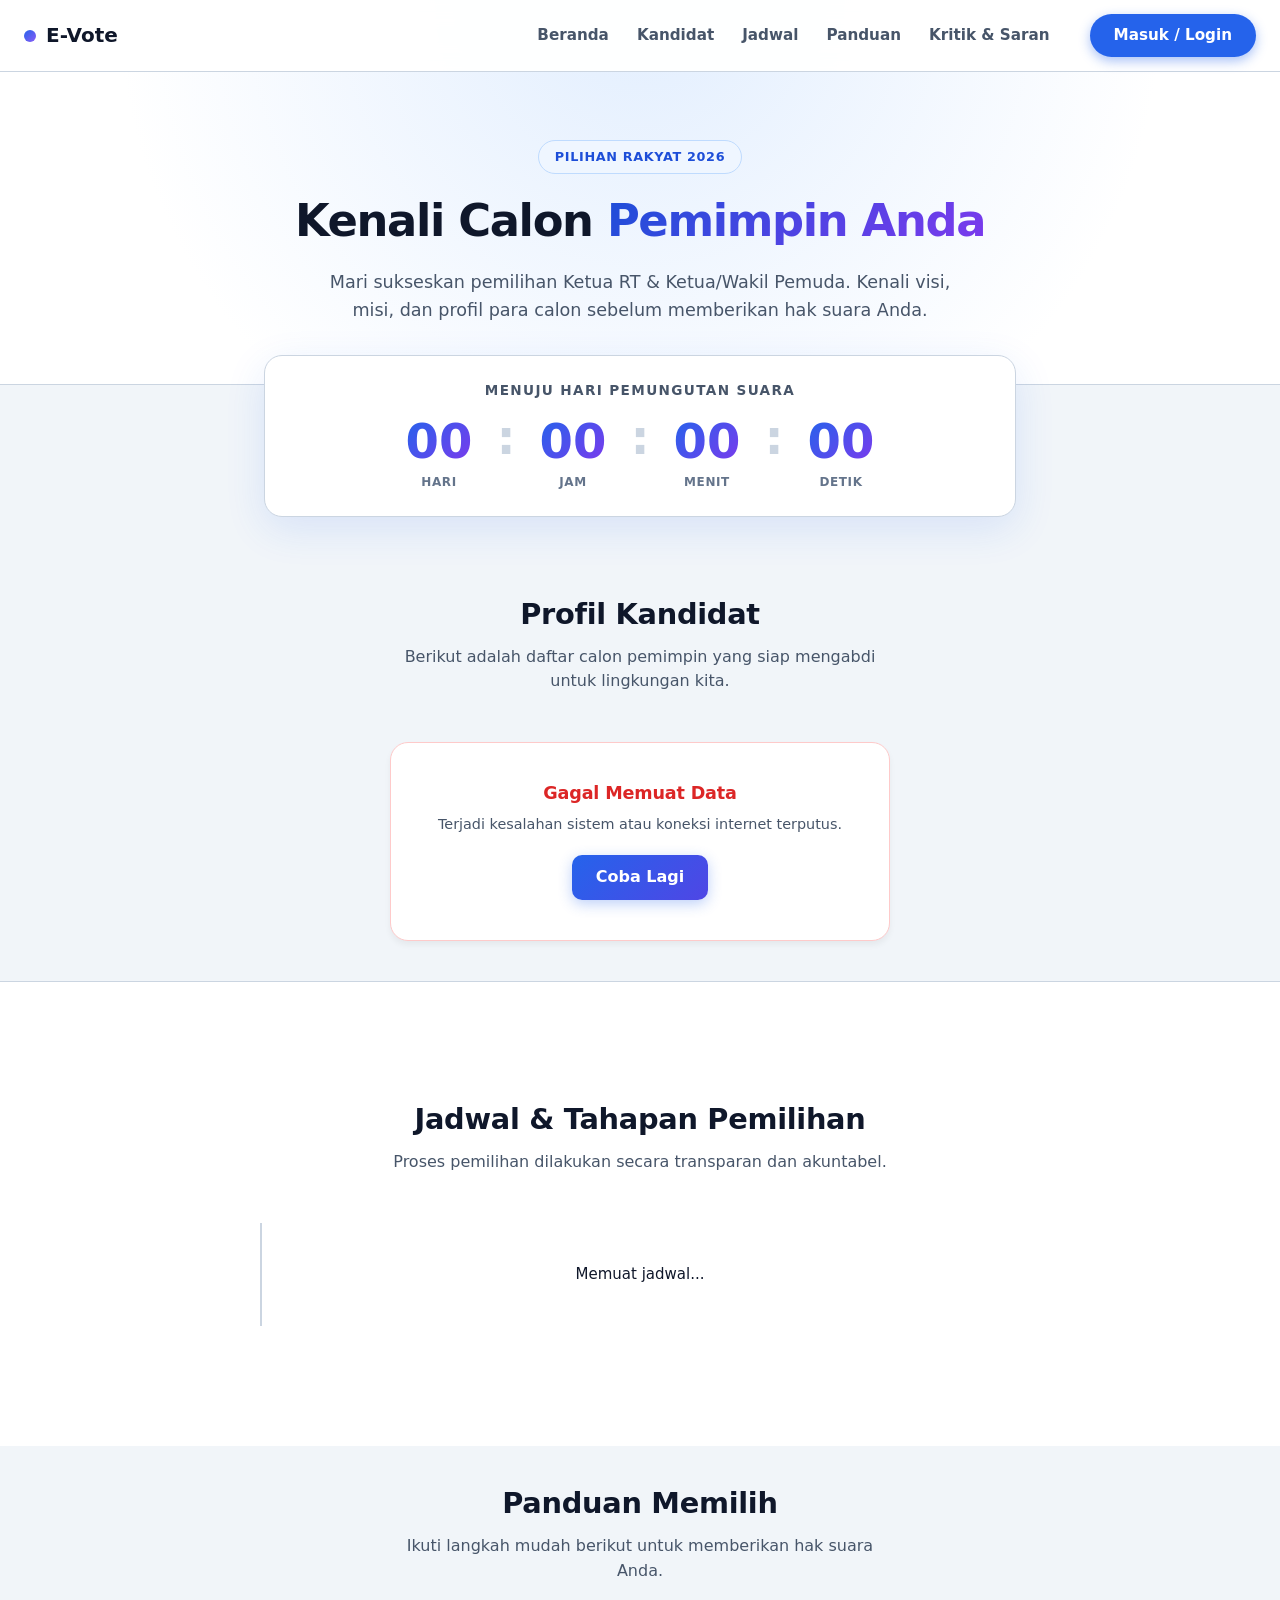
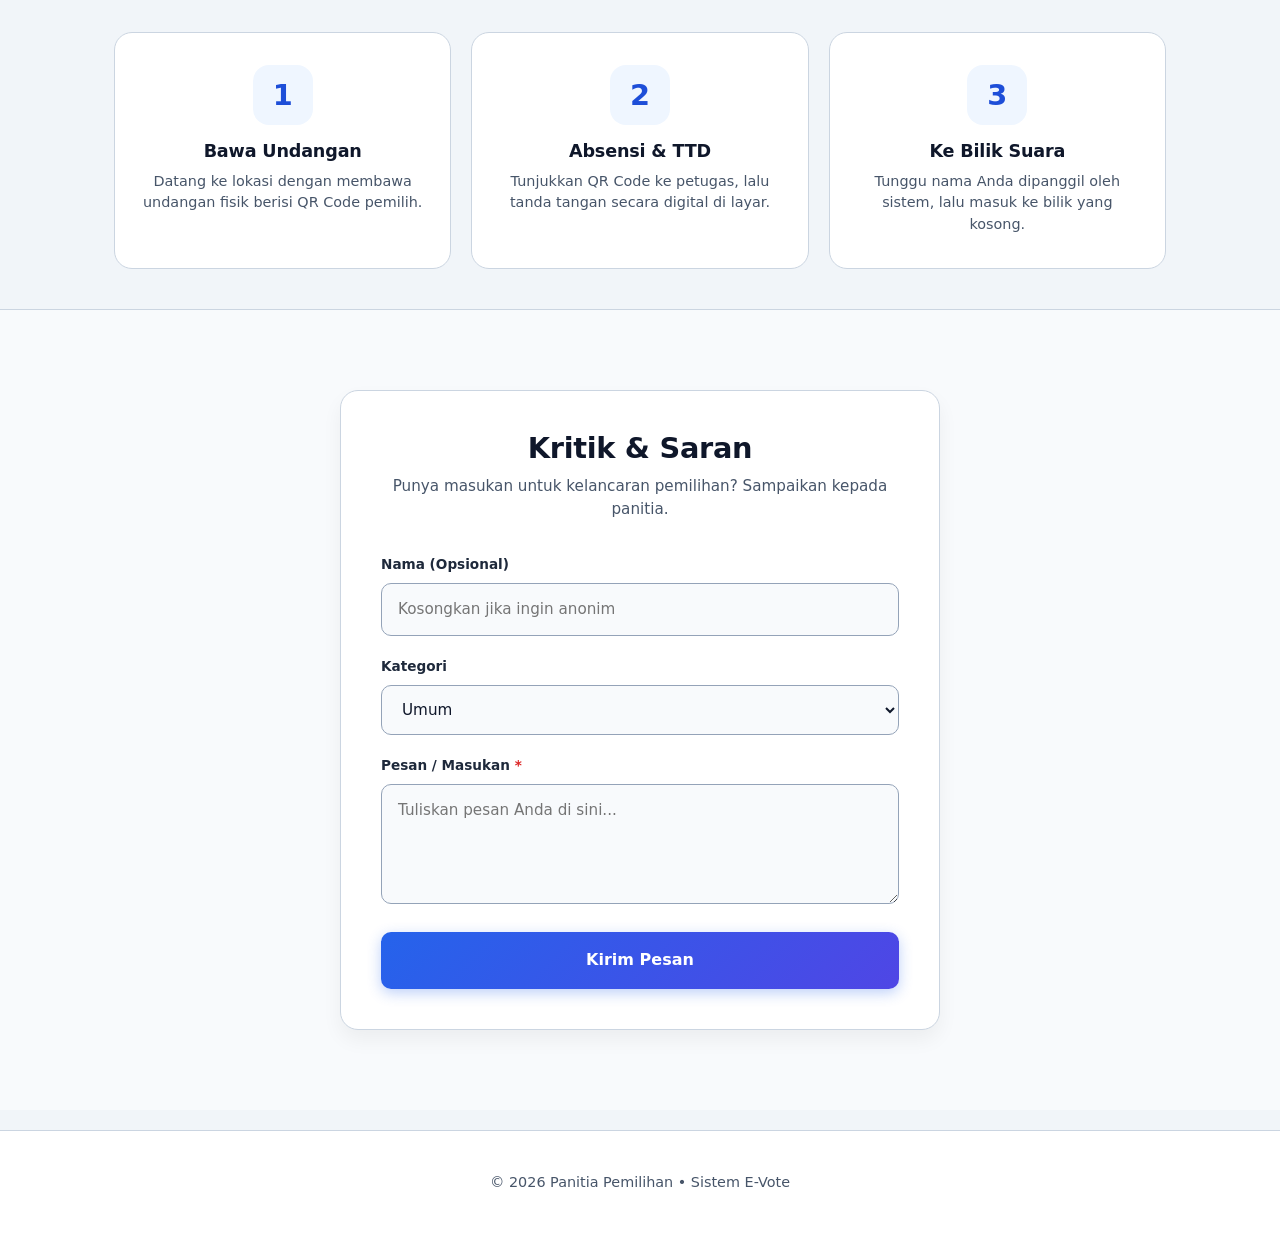
<file: index.html>
<!DOCTYPE html>
<html lang="id">
<head>
  <meta charset="UTF-8" />
  <meta name="viewport" content="width=device-width, initial-scale=1, viewport-fit=cover" />
  <meta name="theme-color" content="#2563eb" />
  <meta name="description" content="E-Vote — Pemilihan Ketua RT / Ketua & Wakil Pemuda." />

  <title>E-Vote • Pemilihan Ketua Pemuda</title>

  <link rel="icon" href="assets/logo.svg" type="image/svg+xml" />
  <link rel="stylesheet" href="css/style.css" />

  <style>
    /* =========================================
       LANDING PAGE STYLES (HIGH CONTRAST FIX)
       ========================================= */
    :root { --nav-height: 72px; }
    html { scroll-behavior: smooth; scroll-padding-top: var(--nav-height); }
    
    body {
      background: #f1f5f9 !important;
      overflow-x: hidden;
      font-family: Inter, system-ui, -apple-system, sans-serif;
    }

    /* --- NAVBAR --- */
    .navbar {
      position: fixed; top: 0; left: 0; right: 0; height: var(--nav-height);
      display: flex; justify-content: space-between; align-items: center;
      padding: 0 24px;
      background: rgba(255, 255, 255, 0.95);
      backdrop-filter: blur(12px); -webkit-backdrop-filter: blur(12px);
      border-bottom: 1px solid #cbd5e1;
      z-index: 1000;
      transition: box-shadow 0.3s ease;
    }
    .nav-brand {
      display: flex; align-items: center; gap: 10px;
      font-weight: 800; font-size: 1.25rem;
      text-decoration: none; color: #0f172a;
    }
    .nav-brand .dot {
      width: 12px; height: 12px;
      background: linear-gradient(135deg, #2563eb, #8b5cf6);
      border-radius: 50%;
    }

    .nav-links { display: flex; gap: 28px; align-items: center; }
    .nav-links a {
      text-decoration: none; color: #475569; font-weight: 600;
      font-size: 0.95rem; transition: color 0.2s ease;
      position: relative;
    }
    .nav-links a:hover, .nav-links a.active { color: #2563eb; }
    .nav-links a::after {
      content: ''; position: absolute; bottom: -6px; left: 0;
      width: 0%; height: 2px; background: #2563eb;
      transition: width 0.3s ease; border-radius: 2px;
    }
    .nav-links a:hover::after, .nav-links a.active::after { width: 100%; }

    .login-btn-top {
      background: #2563eb !important; 
      color: #ffffff !important;      
      padding: 10px 24px;
      border-radius: 999px;
      font-weight: 700 !important;
      text-decoration: none;
      transition: .2s;
      margin-left: 12px;
      box-shadow: 0 4px 12px rgba(37, 99, 235, 0.4) !important;
      display: inline-flex;
      align-items: center;
      gap: 6px;
      border: none !important;
      opacity: 1 !important;
    }
    .login-btn-top:hover, .login-btn-top:focus, .login-btn-top:active {
      background: #1d4ed8 !important; 
      color: #ffffff !important;      
      transform: translateY(-1px);
      box-shadow: 0 6px 16px rgba(37, 99, 235, 0.5) !important;
      text-decoration: none;
    }

    /* --- USER DROPDOWN --- */
    .nav-user-dropdown { position: relative; margin-left: 12px; }
    .nav-user-btn {
      display: flex; align-items: center; gap: 8px;
      background: #fff; border: 1px solid #cbd5e1;
      padding: 8px 16px; border-radius: 999px;
      font-weight: 600; color: #0f172a; cursor: pointer;
      transition: all 0.2s ease;
    }
    .nav-user-btn:hover { background: #f8fafc; border-color: #93c5fd; }
    .nav-user-btn svg { width: 16px; height: 16px; color: #64748b; transition: transform 0.2s ease; }
    .nav-user-dropdown.active .nav-user-btn svg { transform: rotate(180deg); }

    .nav-dropdown-menu {
      position: absolute; top: calc(100% + 10px); right: 0;
      background: #fff; border-radius: 12px; border: 1px solid #cbd5e1;
      box-shadow: 0 10px 25px rgba(15, 23, 42, 0.15); min-width: 220px; padding: 8px;
      opacity: 0; pointer-events: none; transform: translateY(-10px);
      transition: all 0.2s ease; z-index: 1001;
      display: flex; flex-direction: column;
    }
    .nav-user-dropdown.active .nav-dropdown-menu {
      opacity: 1; pointer-events: auto; transform: translateY(0);
    }
    .nav-dropdown-menu .dd-header {
      padding: 10px 14px; border-bottom: 1px solid #e2e8f0;
      margin-bottom: 4px;
    }
    .nav-dropdown-menu .dd-header strong {
      display: block; font-size: 0.9rem; color: #0f172a;
      white-space: nowrap; overflow: hidden; text-overflow: ellipsis;
    }
    .nav-dropdown-menu .dd-header small {
      color: #64748b; font-size: 0.72rem; text-transform: uppercase;
      letter-spacing: 0.06em; font-weight: 700;
    }
    .nav-dropdown-menu a, .nav-dropdown-menu button {
      display: flex; align-items: center; gap: 10px;
      padding: 10px 14px; border-radius: 8px;
      text-decoration: none; color: #1e293b; font-weight: 500;
      font-size: 0.9rem; transition: background 0.15s;
      width: 100%; text-align: left; border: 0; background: transparent; cursor: pointer;
    }
    .nav-dropdown-menu a:hover, .nav-dropdown-menu button:hover {
      background: #f1f5f9; color: #2563eb;
    }
    .nav-dropdown-menu button.danger { color: #dc2626; }
    .nav-dropdown-menu button.danger:hover { background: #fee2e2; }
    .dropdown-divider { height: 1px; background: #e2e8f0; margin: 6px 0; }

    /* --- MOBILE MENU --- */
    .menu-toggle {
      display: none; background: none; border: none;
      font-size: 1.5rem; color: #0f172a; cursor: pointer; padding: 8px;
    }
    .mobile-menu {
      display: none; position: fixed; top: var(--nav-height); left: 0; right: 0;
      background: #fff; border-bottom: 1px solid #cbd5e1;
      padding: 16px 24px; flex-direction: column; gap: 16px;
      z-index: 999; box-shadow: 0 10px 20px rgba(0,0,0,0.08);
      transform: translateY(-10px); opacity: 0; pointer-events: none;
      transition: all 0.3s ease;
    }
    .mobile-menu.show {
      display: flex; transform: translateY(0); opacity: 1; pointer-events: auto;
    }
    .mobile-menu a, .mobile-menu button {
      text-decoration: none; color: #1e293b; font-weight: 600;
      font-size: 1rem; padding: 8px 0;
      border-bottom: 1px solid #e2e8f0; text-align: left;
      background: transparent; cursor: pointer;
      border-left: 0; border-right: 0; border-top: 0;
    }
    .mobile-menu button.danger { color: #dc2626; border: none; }
    .mobile-menu .login-btn-top {
      display: block; text-align: center; margin: 8px 0 0 0; border: none;
    }
    .mobile-menu .mob-user-info {
      padding: 8px 0; border-bottom: 1px solid #e2e8f0;
    }
    .mobile-menu .mob-user-info strong { display: block; font-size: 0.95rem; color: #0f172a; }
    .mobile-menu .mob-user-info small { color: #64748b; font-size: 0.72rem; text-transform: uppercase; font-weight: 700; }

    /* --- HERO SECTION --- */
    .hero-section {
      text-align: center; padding: 140px 24px 60px;
      background: radial-gradient(circle at 50% 0%, rgba(219,234,254,.8), transparent 70%), #fff;
      border-bottom: 1px solid #cbd5e1; position: relative;
    }
    .hero-badge {
      display: inline-block; padding: 6px 16px;
      border-radius: 999px; background: #eff6ff;
      color: #1d4ed8; font-size: 0.8rem;
      font-weight: 800; letter-spacing: 0.05em;
      margin-bottom: 20px; border: 1px solid #bfdbfe;
    }
    .hero-section h1 {
      font-size: 2.8rem; margin-bottom: 20px;
      color: #0f172a; letter-spacing: -0.03em; line-height: 1.2;
    }
    .hero-section h1 span {
      background: linear-gradient(135deg, #1d4ed8, #7c3aed);
      -webkit-background-clip: text; background-clip: text;
      -webkit-text-fill-color: transparent;
    }
    .hero-section p {
      color: #475569; font-size: 1.1rem;
      max-width: 650px; margin: 0 auto; line-height: 1.6; font-weight: 500;
    }

    /* --- COUNTDOWN TIMER --- */
    .countdown-wrapper {
      max-width: 800px; margin: -30px auto 40px;
      padding: 0 24px; position: relative; z-index: 10;
    }
    .countdown-box {
      background: #fff;
      border-radius: 18px; padding: 24px 32px;
      box-shadow: 0 12px 40px rgba(37, 99, 235, 0.12);
      border: 1px solid #cbd5e1;
      text-align: center;
    }
    .countdown-title {
      font-size: 0.85rem; text-transform: uppercase;
      font-weight: 800; color: #475569;
      letter-spacing: 0.1em; margin-bottom: 16px;
    }
    .countdown-grid { display: flex; justify-content: center; gap: 24px; }
    .cd-item { text-align: center; }
    .cd-num {
      font-size: 3rem; font-weight: 800; line-height: 1;
      background: linear-gradient(135deg, #2563eb, #7c3aed);
      -webkit-background-clip: text; background-clip: text;
      -webkit-text-fill-color: transparent;
      font-variant-numeric: tabular-nums;
    }
    .cd-label {
      font-size: 0.75rem; text-transform: uppercase;
      font-weight: 800; color: #64748b;
      margin-top: 8px; letter-spacing: 0.05em;
    }
    .cd-sep {
      font-size: 3rem; font-weight: 800;
      color: #cbd5e1; line-height: 1; margin-top: -4px;
    }
    .countdown-done {
      font-size: 1.3rem; font-weight: 800;
      color: #16a34a; padding: 12px 0;
    }

    /* --- CONTENT & SECTIONS --- */
    .container { max-width: 1100px; margin: 0 auto; padding: 40px 24px; }
    .section-header { text-align: center; margin-bottom: 48px; }
    .section-header h2 { font-size: 1.8rem; font-weight: 800; color: #0f172a; margin-bottom: 12px; }
    .section-header p { color: #475569; font-size: 1rem; max-width: 500px; margin: 0 auto; font-weight: 500; }

    /* --- CANDIDATE CARDS --- */
    .candidate-grid {
      display: grid;
      grid-template-columns: repeat(auto-fill, minmax(320px, 1fr));
      gap: 24px;
    }
    .c-card {
      background: #fff; border-radius: 18px;
      overflow: hidden; box-shadow: 0 4px 6px -1px rgba(0,0,0,0.05);
      border: 1px solid #cbd5e1;
      transition: transform 0.3s ease, box-shadow 0.3s ease, border-color 0.3s ease;
      display: flex; flex-direction: column;
    }
    .c-card:hover { 
      transform: translateY(-6px); 
      box-shadow: 0 12px 25px rgba(37, 99, 235, 0.12); 
      border-color: #93c5fd;
    }
    .c-photo-wrap {
      position: relative; width: 100%;
      aspect-ratio: 4/3; background: #f1f5f9;
      overflow: hidden; border-bottom: 1px solid #cbd5e1;
    }
    .c-photo { width: 100%; height: 100%; object-fit: cover; transition: transform 0.5s ease; }
    .c-card:hover .c-photo { transform: scale(1.05); }
    .c-photo-placeholder {
      width: 100%; height: 100%;
      display: grid; place-items: center;
      color: #94a3b8; font-size: 4rem;
    }
    .c-badge {
      position: absolute; top: 16px; left: 16px;
      background: rgba(15, 23, 42, 0.9); color: #fff;
      backdrop-filter: blur(4px); padding: 6px 14px;
      border-radius: 999px; font-weight: 800; font-size: 0.8rem;
      letter-spacing: 0.05em;
    }
    .c-body { padding: 24px; flex: 1; display: flex; flex-direction: column; }
    .c-name { font-size: 1.4rem; font-weight: 800; margin: 0 0 20px; color: #0f172a; }
    .c-info-group { margin-bottom: 20px; }
    .c-info-title {
      font-size: 0.75rem; text-transform: uppercase;
      font-weight: 800; color: #1d4ed8;
      margin-bottom: 6px; letter-spacing: 0.05em;
      display: flex; align-items: center; gap: 6px;
    }
    .c-info-text { font-size: 0.95rem; color: #334155; margin: 0; line-height: 1.6; font-weight: 500; }
    .c-info-text ul { padding-left: 20px; margin: 0; }
    .c-info-text li { margin-bottom: 6px; }

    /* --- SKELETON LOADER --- */
    .skeleton-card { background: #fff; border-radius: 18px; padding: 24px; border: 1px solid #cbd5e1; }
    .skeleton-img { width: 100%; aspect-ratio: 4/3; background: #e2e8f0; border-radius: 8px; margin-bottom: 20px; animation: pulse 1.5s infinite; }
    .skeleton-title { height: 24px; background: #e2e8f0; border-radius: 4px; width: 60%; margin-bottom: 16px; animation: pulse 1.5s infinite; }
    .skeleton-text { height: 14px; background: #e2e8f0; border-radius: 4px; width: 100%; margin-bottom: 8px; animation: pulse 1.5s infinite; }
    .skeleton-text.short { width: 80%; }
    @keyframes pulse { 0%, 100% { opacity: 1; } 50% { opacity: 0.5; } }

    /* --- ERROR STATE --- */
    .error-state {
      text-align: center; padding: 40px; background: #fff;
      border-radius: 18px; border: 1px solid #fecaca;
      box-shadow: 0 4px 6px rgba(0,0,0,0.05); max-width: 500px; margin: 0 auto;
    }
    .error-state h3 { color: #dc2626; margin-bottom: 8px; }
    .error-state p { color: #475569; margin-bottom: 20px; font-size: 0.9rem; }

    /* --- TIMELINE & GUIDE --- */
    .timeline { position: relative; max-width: 800px; margin: 0 auto; padding: 20px 0; }
    .timeline::before { content: ''; position: absolute; top: 0; bottom: 0; left: 20px; width: 2px; background: #cbd5e1; }
    .tl-item { position: relative; padding-left: 60px; margin-bottom: 32px; }
    .tl-item:last-child { margin-bottom: 0; }
    .tl-dot {
      position: absolute; left: 11px; top: 0;
      width: 20px; height: 20px; border-radius: 50%;
      background: #fff; border: 4px solid #2563eb; z-index: 1;
    }
    .tl-item.done .tl-dot { background: #2563eb; }
    .tl-item.active .tl-dot { 
      background: #f59e0b; border-color: #fef3c7; 
      box-shadow: 0 0 0 4px rgba(245, 158, 11, 0.2);
      animation: pulse-active 1.5s infinite;
    }
    @keyframes pulse-active {
      0% { box-shadow: 0 0 0 0 rgba(245, 158, 11, 0.4); }
      70% { box-shadow: 0 0 0 10px rgba(245, 158, 11, 0); }
      100% { box-shadow: 0 0 0 0 rgba(245, 158, 11, 0); }
    }
    .tl-content { background: #fff; padding: 20px; border-radius: 14px; border: 1px solid #cbd5e1; box-shadow: 0 2px 4px rgba(0,0,0,0.05); }
    .tl-content h4 { font-size: 1.1rem; margin-bottom: 4px; color: #0f172a; }
    .tl-content p { font-size: 0.9rem; color: #475569; margin: 0; }

    .guide-grid { display: grid; grid-template-columns: repeat(auto-fit, minmax(250px, 1fr)); gap: 20px; }
    .guide-card {
      background: #fff; padding: 32px 24px;
      border-radius: 18px; border: 1px solid #cbd5e1;
      text-align: center; transition: .3s;
    }
    .guide-card:hover { border-color: #93c5fd; background: #fafcff; }
    .guide-icon {
      width: 60px; height: 60px; margin: 0 auto 16px;
      background: #eff6ff; color: #1d4ed8;
      border-radius: 16px; display: grid; place-items: center;
      font-size: 1.8rem; font-weight: 800;
    }
    .guide-card h4 { font-size: 1.1rem; margin-bottom: 8px; color: #0f172a; }
    .guide-card p { font-size: 0.9rem; color: #475569; margin: 0; line-height: 1.5; }

    /* --- FEEDBACK SECTION --- */
    .feedback-section { background: #f8fafc; padding: 80px 24px; border-top: 1px solid #cbd5e1; }
    .feedback-box {
      max-width: 600px; margin: 0 auto;
      background: #fff; padding: 40px;
      border-radius: 18px; border: 1px solid #cbd5e1; box-shadow: 0 10px 20px rgba(0,0,0,0.05);
    }
    .feedback-box h2 { text-align: center; font-size: 1.8rem; margin-bottom: 8px; color: #0f172a; }
    .feedback-box p { text-align: center; color: #475569; font-size: 0.95rem; margin-bottom: 32px; }
    .form-group { margin-bottom: 20px; }
    .form-group label { display: block; font-size: 0.85rem; font-weight: 700; color: #1e293b; margin-bottom: 8px; }
    .form-group input, .form-group select, .form-group textarea {
      width: 100%; padding: 14px 16px;
      border: 1px solid #94a3b8; border-radius: 10px;
      font-family: inherit; font-size: 0.95rem;
      background: #f8fafc; transition: all 0.2s;
    }
    .form-group input:focus, .form-group select:focus, .form-group textarea:focus {
      outline: none; border-color: #2563eb; background: #fff;
      box-shadow: 0 0 0 4px rgba(37,99,235,0.1);
    }
    .form-group textarea { resize: vertical; min-height: 120px; }
    .btn-submit {
      width: 100%; padding: 16px;
      background: linear-gradient(135deg, #2563eb, #4f46e5); color: #fff;
      border: none; border-radius: 10px;
      font-weight: 700; font-size: 1rem;
      cursor: pointer; transition: 0.2s;
      box-shadow: 0 4px 14px rgba(37,99,235,0.3);
    }
    .btn-submit:hover { background: linear-gradient(135deg, #1d4ed8, #4338ca); transform: translateY(-2px); }
    .btn-submit:disabled { opacity: 0.7; cursor: not-allowed; transform: none; }

    /* --- FOOTER --- */
    .footer { text-align: center; padding: 40px 24px; color: #475569; font-size: 0.9rem; border-top: 1px solid #cbd5e1; background: #fff; }

    /* --- EMPTY STATE --- */
    .empty-state { text-align: center; padding: 40px; background: #fff; border-radius: 16px; border: 1px dashed #cbd5e1; }
    .empty-state h3 { color: #0f172a; margin-bottom: 8px; }
    .empty-state p { color: #475569; font-size: 0.9rem; margin: 0; }

    /* --- RESPONSIVE --- */
    @media (max-width: 768px) {
      .nav-links { display: none; }
      .menu-toggle { display: block; }
      .hero-section h1 { font-size: 2rem; }
      .candidate-grid { grid-template-columns: 1fr; }
      .feedback-box { padding: 24px 16px; }
      .timeline::before { left: 16px; }
      .tl-item { padding-left: 48px; }
      .tl-dot { left: 7px; }
      .countdown-grid { gap: 12px; }
      .cd-num { font-size: 2rem; }
      .cd-sep { font-size: 2rem; }
      .cd-label { font-size: 0.65rem; }
    }
  </style>
</head>
<body>

  <!-- NAVBAR -->
  <nav class="navbar" id="navbar">
    <a href="#hero" class="nav-brand"><span class="dot"></span> E-Vote</a>

    <div class="nav-links">
      <a href="#hero" class="active">Beranda</a>
      <a href="#kandidat">Kandidat</a>
      <a href="#jadwal">Jadwal</a>
      <a href="#panduan">Panduan</a>
      <a href="#kritik-saran">Kritik &amp; Saran</a>

      <a href="login.html" class="login-btn-top" id="navLoginBtn">Masuk / Login</a>

      <div class="nav-user-dropdown" id="navUserDropdown" style="display: none;">
        <button class="nav-user-btn" id="navUserBtn" type="button">
          <span id="navUserName">User</span>
          <svg viewBox="0 0 24 24" fill="none" stroke="currentColor" stroke-width="2" stroke-linecap="round" stroke-linejoin="round">
            <polyline points="6 9 12 15 18 9"></polyline>
          </svg>
        </button>
        <div class="nav-dropdown-menu">
          <div class="dd-header">
            <strong id="navUserFullName">—</strong>
            <small id="navUserRole">—</small>
          </div>
          <a href="#" id="navDashLink">📊 Dashboard</a>
          <div class="dropdown-divider"></div>
          <button id="navLogoutBtn" class="danger" type="button">🚪 Keluar</button>
        </div>
      </div>
    </div>

    <button class="menu-toggle" id="menuToggle" aria-label="Buka menu" type="button">☰</button>
  </nav>

  <!-- MOBILE MENU -->
  <div class="mobile-menu" id="mobileMenu">
    <a href="#hero">Beranda</a>
    <a href="#kandidat">Kandidat</a>
    <a href="#jadwal">Jadwal</a>
    <a href="#panduan">Panduan</a>
    <a href="#kritik-saran">Kritik &amp; Saran</a>

    <a href="login.html" class="login-btn-top" id="mobLoginBtn">Masuk / Login</a>

    <div id="mobUserMenu" style="display: none; flex-direction: column; gap: 8px;">
      <div class="mob-user-info">
        <strong id="mobUserName">—</strong>
        <small id="mobUserRole">—</small>
      </div>
      <a href="#" id="mobDashLink">📊 Dashboard</a>
      <button id="mobLogoutBtn" class="danger" type="button">🚪 Keluar</button>
    </div>
  </div>

  <!-- HERO -->
  <header class="hero-section" id="hero">
    <span class="hero-badge">PILIHAN RAKYAT 2026</span>
    <h1>Kenali Calon <span>Pemimpin Anda</span></h1>
    <p>Mari sukseskan pemilihan Ketua RT &amp; Ketua/Wakil Pemuda. Kenali visi, misi, dan profil para calon sebelum memberikan hak suara Anda.</p>
  </header>

  <!-- COUNTDOWN TIMER -->
  <div class="countdown-wrapper">
    <div class="countdown-box">
      <div class="countdown-title" id="timerTitle">Menuju Hari Pemungutan Suara</div>
      <div id="timerDisplay" class="countdown-grid">
        <div class="cd-item"><div class="cd-num">00</div><div class="cd-label">Hari</div></div>
        <div class="cd-sep">:</div>
        <div class="cd-item"><div class="cd-num">00</div><div class="cd-label">Jam</div></div>
        <div class="cd-sep">:</div>
        <div class="cd-item"><div class="cd-num">00</div><div class="cd-label">Menit</div></div>
        <div class="cd-sep">:</div>
        <div class="cd-item"><div class="cd-num">00</div><div class="cd-label">Detik</div></div>
      </div>
    </div>
  </div>

  <!-- KANDIDAT -->
  <main class="container" id="kandidat">
    <div class="section-header">
      <h2>Profil Kandidat</h2>
      <p>Berikut adalah daftar calon pemimpin yang siap mengabdi untuk lingkungan kita.</p>
    </div>

    <div id="loadingState" class="candidate-grid">
      <div class="skeleton-card"><div class="skeleton-img"></div><div class="skeleton-title"></div><div class="skeleton-text"></div><div class="skeleton-text short"></div></div>
      <div class="skeleton-card"><div class="skeleton-img"></div><div class="skeleton-title"></div><div class="skeleton-text"></div><div class="skeleton-text short"></div></div>
      <div class="skeleton-card"><div class="skeleton-img"></div><div class="skeleton-title"></div><div class="skeleton-text"></div><div class="skeleton-text short"></div></div>
    </div>

    <div id="errorState" style="display: none;">
      <div class="error-state">
        <h3>Gagal Memuat Data</h3>
        <p>Terjadi kesalahan sistem atau koneksi internet terputus.</p>
        <button type="button" onclick="window.__evoteReloadCandidates()" class="btn-submit" style="width: auto; padding: 10px 24px;">Coba Lagi</button>
      </div>
    </div>

    <div id="candidatesArea" style="display: none;">
      <section id="section-rt" style="display:none; margin-bottom: 48px;">
        <h3 style="font-size: 1.3rem; margin-bottom: 24px; border-left: 4px solid #2563eb; padding-left: 12px; color: #0f172a;">Calon Ketua RT</h3>
        <div class="candidate-grid" id="grid-rt"></div>
      </section>
      <section id="section-pemuda" style="display:none;">
        <h3 style="font-size: 1.3rem; margin-bottom: 24px; border-left: 4px solid #8b5cf6; padding-left: 12px; color: #0f172a;">Calon Ketua &amp; Wakil Pemuda</h3>
        <div class="candidate-grid" id="grid-pemuda"></div>
      </section>
    </div>
  </main>

  <!-- JADWAL -->
  <section style="background: #fff; padding: 80px 24px; border-top: 1px solid #cbd5e1;" id="jadwal">
    <div class="container">
      <div class="section-header">
        <h2>Jadwal &amp; Tahapan Pemilihan</h2>
        <p>Proses pemilihan dilakukan secara transparan dan akuntabel.</p>
      </div>
      <div class="timeline" id="timelineArea">
        <div style="text-align:center; padding:20px;">Memuat jadwal...</div>
      </div>
    </div>
  </section>

  <!-- PANDUAN -->
  <section class="container" id="panduan">
    <div class="section-header">
      <h2>Panduan Memilih</h2>
      <p>Ikuti langkah mudah berikut untuk memberikan hak suara Anda.</p>
    </div>
    <div class="guide-grid">
      <div class="guide-card"><div class="guide-icon">1</div><h4>Bawa Undangan</h4><p>Datang ke lokasi dengan membawa undangan fisik berisi QR Code pemilih.</p></div>
      <div class="guide-card"><div class="guide-icon">2</div><h4>Absensi &amp; TTD</h4><p>Tunjukkan QR Code ke petugas, lalu tanda tangan secara digital di layar.</p></div>
      <div class="guide-card"><div class="guide-icon">3</div><h4>Ke Bilik Suara</h4><p>Tunggu nama Anda dipanggil oleh sistem, lalu masuk ke bilik yang kosong.</p></div>
    </div>
  </section>

  <!-- FEEDBACK -->
  <section class="feedback-section" id="kritik-saran">
    <div class="feedback-box">
      <h2>Kritik &amp; Saran</h2>
      <p>Punya masukan untuk kelancaran pemilihan? Sampaikan kepada panitia.</p>
      <form id="feedbackForm">
        <div class="form-group">
          <label for="fbName">Nama (Opsional)</label>
          <input type="text" id="fbName" placeholder="Kosongkan jika ingin anonim">
        </div>
        <div class="form-group">
          <label for="fbCategory">Kategori</label>
          <select id="fbCategory">
            <option value="Umum">Umum</option>
            <option value="Kritik">Kritik</option>
            <option value="Saran">Saran</option>
            <option value="Pertanyaan">Pertanyaan</option>
          </select>
        </div>
        <div class="form-group">
          <label for="fbMessage">Pesan / Masukan <span style="color:#dc2626">*</span></label>
          <textarea id="fbMessage" required placeholder="Tuliskan pesan Anda di sini..."></textarea>
        </div>
        <button type="submit" class="btn-submit" id="btnSubmitFeedback">Kirim Pesan</button>
      </form>
    </div>
  </section>

  <footer class="footer">
    <p>© <span id="year"></span> Panitia Pemilihan • Sistem E-Vote</p>
  </footer>

  <script src="js/storage.js"></script>
  <script src="js/api.js"></script>
  <script>
  (function () {
    'use strict';

    const Store = (window.SafeStorage || window.localStorage);
    const yearEl = document.getElementById('year');
    if (yearEl) yearEl.textContent = new Date().getFullYear();

    /* =========================================
       CACHE HELPERS (KUNCI INSTAN LOAD)
       ========================================= */
    const CACHE_KEY_CAND = 'landing_cache_candidates';
    const CACHE_KEY_SET  = 'landing_cache_settings';
    const CACHE_TTL      = 5 * 60 * 1000; // 5 menit

    function saveCache(key, data) {
      try {
        localStorage.setItem(key, JSON.stringify({ ts: Date.now(), data: data }));
      } catch (_) {}
    }

    function getCache(key) {
      try {
        const raw = localStorage.getItem(key);
        if (!raw) return null;
        const parsed = JSON.parse(raw);
        if (Date.now() - parsed.ts > CACHE_TTL) {
          localStorage.removeItem(key);
          return null;
        }
        return parsed.data;
      } catch (_) { return null; }
    }

    /* =========================================
       ROLE → DASHBOARD PATH
       ========================================= */
    function roleToDashPath(role) {
      switch (String(role || '').toLowerCase()) {
        case 'admin':   return 'app.html#/admin';
        case 'petugas': return 'app.html#/petugas';
        case 'bilik':   return 'app.html#/bilik';
        case 'coklit':  return 'app.html#/coklit';
        default:        return 'app.html';
      }
    }

    /* =========================================
       NAVBAR USER STATE
       ========================================= */
    function checkLoginStatus() {
      let loggedIn = false;
      let user = null;
      try {
        if (window.API && API.isLoggedIn && API.isLoggedIn()) {
          loggedIn = true;
          user = API.user();
        }
      } catch (_) {}

      if (loggedIn && user) {
        const userName = user.name || user.username || 'User';
        const userRole = (user.role || '').toUpperCase();
        const dashPath = roleToDashPath(user.role);

        const loginBtn = document.getElementById('navLoginBtn');
        const userDropdown = document.getElementById('navUserDropdown');
        if (loginBtn) loginBtn.style.display = 'none';
        if (userDropdown) {
          userDropdown.style.display = 'block';
          const nameEl = document.getElementById('navUserName');
          if (nameEl) nameEl.textContent = userName.split(' ')[0];
          const fullEl = document.getElementById('navUserFullName');
          if (fullEl) fullEl.textContent = userName;
          const roleEl = document.getElementById('navUserRole');
          if (roleEl) roleEl.textContent = userRole;
          const dash = document.getElementById('navDashLink');
          if (dash) dash.href = dashPath;
        }

        const mobLoginBtn = document.getElementById('mobLoginBtn');
        const mobUserMenu = document.getElementById('mobUserMenu');
        if (mobLoginBtn) mobLoginBtn.style.display = 'none';
        if (mobUserMenu) {
          mobUserMenu.style.display = 'flex';
          const mobName = document.getElementById('mobUserName');
          if (mobName) mobName.textContent = userName;
          const mobRole = document.getElementById('mobUserRole');
          if (mobRole) mobRole.textContent = userRole;
          const mobDash = document.getElementById('mobDashLink');
          if (mobDash) mobDash.href = dashPath;
        }

        const logoutHandler = function (e) {
          e.preventDefault();
          try {
            if (window.Auth && Auth.logout) Auth.logout({ redirect: false });
            else if (window.API) API.logout({ redirect: false });
            setTimeout(() => location.reload(), 200);
          } catch (_) { location.reload(); }
        };

        const desktopLogout = document.getElementById('navLogoutBtn');
        const mobileLogout = document.getElementById('mobLogoutBtn');
        if (desktopLogout) desktopLogout.addEventListener('click', logoutHandler);
        if (mobileLogout) mobileLogout.addEventListener('click', logoutHandler);

      } else {
        const loginBtn = document.getElementById('navLoginBtn');
        const mobLoginBtn = document.getElementById('mobLoginBtn');
        if (loginBtn) loginBtn.style.display = 'inline-flex';
        if (mobLoginBtn) mobLoginBtn.style.display = 'block';

        const ud = document.getElementById('navUserDropdown');
        const mu = document.getElementById('mobUserMenu');
        if (ud) ud.style.display = 'none';
        if (mu) mu.style.display = 'none';
      }
    }
    checkLoginStatus();

    /* =========================================
       DROPDOWN TOGGLE
       ========================================= */
    const navUserBtn = document.getElementById('navUserBtn');
    const navUserDropdown = document.getElementById('navUserDropdown');
    if (navUserBtn && navUserDropdown) {
      navUserBtn.addEventListener('click', function (e) {
        e.stopPropagation();
        navUserDropdown.classList.toggle('active');
      });
      document.addEventListener('click', function (e) {
        if (navUserDropdown && !navUserDropdown.contains(e.target)) {
          navUserDropdown.classList.remove('active');
        }
      });
    }

    /* =========================================
       COUNTDOWN TIMER (DENGAN CACHE)
       ========================================= */
    let timerInterval = null;

    function startTimer(electionDateStr) {
      if (!electionDateStr) return;
      const targetDate = new Date(electionDateStr).getTime();
      if (isNaN(targetDate)) return;

      const timerDisplay = document.getElementById('timerDisplay');
      const timerTitle = document.getElementById('timerTitle');
      if (!timerDisplay) return;

      if (timerInterval) clearInterval(timerInterval);

      function updateTimer() {
        const distance = targetDate - Date.now();
        if (distance < 0) {
          if (timerInterval) { clearInterval(timerInterval); timerInterval = null; }
          if (timerTitle) timerTitle.textContent = 'Status Pemilihan';
          timerDisplay.innerHTML = `<div class="countdown-done">PEMUNGUTAN SUARA SEDANG / TELAH BERLANGSUNG</div>`;
          return;
        }
        const d = Math.floor(distance / 86400000);
        const h = Math.floor((distance % 86400000) / 3600000);
        const m = Math.floor((distance % 3600000) / 60000);
        const s = Math.floor((distance % 60000) / 1000);
        const p = function (n) { return String(n).padStart(2, '0'); };
        timerDisplay.innerHTML = `
          <div class="cd-item"><div class="cd-num">${p(d)}</div><div class="cd-label">Hari</div></div>
          <div class="cd-sep">:</div>
          <div class="cd-item"><div class="cd-num">${p(h)}</div><div class="cd-label">Jam</div></div>
          <div class="cd-sep">:</div>
          <div class="cd-item"><div class="cd-num">${p(m)}</div><div class="cd-label">Menit</div></div>
          <div class="cd-sep">:</div>
          <div class="cd-item"><div class="cd-num">${p(s)}</div><div class="cd-label">Detik</div></div>
        `;
      }
      updateTimer();
      timerInterval = setInterval(updateTimer, 1000);
    }

    async function loadSettings() {
      // ✅ INSTAN: Coba tampilkan dari cache dulu
      const cached = getCache(CACHE_KEY_SET);
      if (cached && cached.election_date) {
        startTimer(cached.election_date);
      }

      // ✅ AMBIL DATA BARU: Timpa tampilan setelah API merespons
      try {
        if (!window.API || !API.getPublicSettings) return;
        const res = await API.getPublicSettings();
        if (res && res.success && res.data) {
          saveCache(CACHE_KEY_SET, res.data);
          if (res.data.election_date) startTimer(res.data.election_date);
        }
      } catch (_) {}
    }
    loadSettings();

    /* =========================================
       MOBILE MENU & SCROLL SPY
       ========================================= */
    const menuToggle = document.getElementById('menuToggle');
    const mobileMenu = document.getElementById('mobileMenu');

    if (menuToggle && mobileMenu) {
      menuToggle.addEventListener('click', function () {
        mobileMenu.classList.toggle('show');
        menuToggle.textContent = mobileMenu.classList.contains('show') ? '✕' : '☰';
      });

      document.querySelectorAll('.mobile-menu a[href^="#"]').forEach(function (link) {
        link.addEventListener('click', function () {
          mobileMenu.classList.remove('show');
          menuToggle.textContent = '☰';
        });
      });
    }

    const sections = document.querySelectorAll('section[id], header[id]');
    const navLinks = document.querySelectorAll('.nav-links a[href^="#"]');
    const navbar = document.getElementById('navbar');

    let scrollTick = false;
    window.addEventListener('scroll', function () {
      if (scrollTick) return;
      scrollTick = true;
      requestAnimationFrame(function () {
        scrollTick = false;
        let current = '';
        sections.forEach(function (section) {
          if (window.scrollY >= section.offsetTop - 150) {
            current = section.getAttribute('id');
          }
        });
        navLinks.forEach(function (link) {
          link.classList.remove('active');
          if (link.getAttribute('href') === '#' + current) link.classList.add('active');
        });
        if (navbar) {
          navbar.style.boxShadow = window.scrollY > 10 ? '0 4px 20px rgba(0,0,0,0.08)' : 'none';
        }
      });
    });

    /* =========================================
       LOAD CANDIDATES (DENGAN CACHE)
       ========================================= */
    function API_escape(s) {
      return String(s == null ? '' : s)
        .replace(/&/g, '&amp;').replace(/</g, '&lt;').replace(/>/g, '&gt;')
        .replace(/"/g, '&quot;').replace(/'/g, '&#39;');
    }

    function renderCandidates(groups) {
      const loader = document.getElementById('loadingState');
      const area = document.getElementById('candidatesArea');
      if (!loader || !area) return;

      loader.style.display = 'none';
      area.style.display = 'block';

      const renderCard = function (c) {
        const imgHtml = c.photoUrl
          ? `<img src="${API_escape(c.photoUrl)}" alt="${API_escape(c.name)}" class="c-photo" onerror="this.src='data:image/svg+xml;utf8,<svg xmlns=%22http://www.w3.org/2000/svg%22 width=%22400%22 height=%22300%22><rect width=%22400%22 height=%22300%22 fill=%22%23f1f5f9%22/><text x=%2250%25%22 y=%2250%25%22 font-size=%2260%22 text-anchor=%22middle%22 fill=%22%23cbd5e1%22>👤</text></svg>'">`
          : `<div class="c-photo-placeholder">👤</div>`;
        const misiHtml = c.misi
          ? `<ul>${c.misi.split(';').filter(function (m) { return m.trim(); }).map(function (m) { return `<li>${API_escape(m.trim())}</li>`; }).join('')}</ul>`
          : '<span style="color:#64748b">-</span>';

        return `
          <div class="c-card">
            <div class="c-photo-wrap">
              ${imgHtml}
              <span class="c-badge">NO. ${API_escape(c.noUrut || '-')}</span>
            </div>
            <div class="c-body">
              <h3 class="c-name">${API_escape(c.name)}</h3>
              ${c.slogan ? `<div style="font-size: 0.95rem; font-style: italic; color: #8b5cf6; margin-bottom: 16px; font-weight: 600;">"${API_escape(c.slogan)}"</div>` : ''}
              <div class="c-info-group">
                <div class="c-info-title">🎯 Visi</div>
                <div class="c-info-text">${API_escape(c.visi || '-')}</div>
              </div>
              <div class="c-info-group" style="flex:1">
                <div class="c-info-title">🚀 Misi</div>
                <div class="c-info-text">${misiHtml}</div>
              </div>
            </div>
          </div>
        `;
      };

      const sectionRT = document.getElementById('section-rt');
      const sectionPemuda = document.getElementById('section-pemuda');
      const gridRT = document.getElementById('grid-rt');
      const gridPemuda = document.getElementById('grid-pemuda');

      let htmlRT = '';
      let htmlPemuda = '';

      if (groups['ketua_rt'] && groups['ketua_rt'].length > 0) {
        if (sectionRT) sectionRT.style.display = 'block';
        htmlRT = groups['ketua_rt'].map(renderCard).join('');
        if (gridRT) gridRT.innerHTML = htmlRT;
      } else if (sectionRT) {
        sectionRT.style.display = 'none';
      }

      const pemudaCandidates = [].concat(groups['ketua_pemuda'] || [], groups['wakil_pemuda'] || []);
      pemudaCandidates.sort(function (a, b) { return (Number(a.noUrut) || 0) - (Number(b.noUrut) || 0); });

      if (pemudaCandidates.length > 0) {
        if (sectionPemuda) sectionPemuda.style.display = 'block';
        htmlPemuda = pemudaCandidates.map(renderCard).join('');
        if (gridPemuda) gridPemuda.innerHTML = htmlPemuda;
      } else if (sectionPemuda) {
        sectionPemuda.style.display = 'none';
      }

      if (htmlRT === '' && htmlPemuda === '') {
        area.innerHTML = `<div class="empty-state"><h3>Belum ada data calon</h3><p>Panitia belum memasukkan data calon.</p></div>`;
      }
    }

    async function loadCandidates() {
      // ✅ INSTAN: Tampilkan cache dulu (jika ada)
      const cached = getCache(CACHE_KEY_CAND);
      if (cached && cached.groups) {
        renderCandidates(cached.groups);
      }

      // ✅ AMBIL DATA BARU: Timpa tampilan setelah API merespons
      try {
        if (!window.API || !API.getPublicCandidates) throw new Error('API belum siap');
        const res = await API.getPublicCandidates();

        if (res && res.success && res.groups) {
          saveCache(CACHE_KEY_CAND, res);
          renderCandidates(res.groups);
        } else if (!cached) {
          throw new Error('Data tidak valid');
        }
      } catch (err) {
        // ✅ Jika ada cache, abaikan error. Jika tidak ada cache, tampilkan error
        if (!cached) {
          document.getElementById('loadingState').style.display = 'none';
          document.getElementById('errorState').style.display = 'block';
        }
      }
    }

    window.__evoteReloadCandidates = loadCandidates;
    loadCandidates();

    /* =========================================
       RENDER TIMELINE DINAMIS
       ========================================= */
    function formatDateIndo(dateStr) {
      if (!dateStr) return '-';
      const d = new Date(dateStr);
      if (isNaN(d)) return '-';
      return d.toLocaleDateString('id-ID', { day: '2-digit', month: 'short', year: 'numeric' });
    }

    function checkTimelineStatus(startStr, endStr) {
      const now = new Date(); now.setHours(0,0,0,0);
      const start = startStr ? new Date(startStr) : null;
      const end = endStr ? new Date(endStr) : null;
      if (!start && !end) return { status: 'pending', label: 'Belum diatur' };
      if (start && now < start) return { status: 'pending', label: 'Belum Dimulai' };
      if (end && now > end) return { status: 'done', label: 'Selesai' };
      if (start && end && now >= start && now <= end) return { status: 'active', label: 'Sedang Berlangsung' };
      return { status: 'pending', label: 'Menunggu' };
    }

    function renderTimeline(settings) {
      const area = document.getElementById('timelineArea');
      if (!area || !settings) return;

      const steps = [
        { title: '1. Pendaftaran Calon', desc: 'Pendaftaran calon Ketua RT & Ketua Pemuda dibuka.', start: settings.jadwal_daftar_mulai, end: settings.jadwal_daftar_selesai },
        { title: '2. Verifikasi & Penetapan', desc: 'Verifikasi berkas syarat pencalonan dan penetapan nomor urut.', start: settings.jadwal_verifikasi_mulai, end: settings.jadwal_verifikasi_selesai },
        { title: '3. Sosialisasi & Kampanye', desc: 'Masa pengenalan visi misi calon kepada warga.', start: settings.jadwal_kampanye_mulai, end: settings.jadwal_kampanye_selesai },
        { title: '4. Pemungutan Suara', desc: 'Pencoblosan / pemungutan suara serentak di Balai RW.', start: settings.jadwal_pungut_mulai, end: settings.jadwal_pungut_selesai }
      ];

      let html = '';
      steps.forEach(step => {
        const stat = checkTimelineStatus(step.start, step.end);
        let dotClass = '', badge = '';
        if (stat.status === 'done') { dotClass = 'done'; badge = `<span class="badge ok" style="margin-left:8px;">Selesai</span>`; }
        else if (stat.status === 'active') { dotClass = 'active'; badge = `<span class="badge warn" style="margin-left:8px;">Sedang Berlangsung</span>`; }
        else { badge = `<span class="badge" style="margin-left:8px;">Belum Dimulai</span>`; }

        let dateRange = '';
        if (step.start || step.end) {
          dateRange = `<div style="font-size:0.85rem; color:var(--primary); font-weight:600; margin-top:6px;">📅 ${formatDateIndo(step.start)} s/d ${formatDateIndo(step.end)}</div>`;
        }

        html += `
          <div class="tl-item ${dotClass}">
            <div class="tl-dot"></div>
            <div class="tl-content" style="${stat.status === 'active' ? 'border-color:var(--primary); box-shadow:0 4px 12px rgba(37,99,235,0.15);' : ''}">
              <div style="display:flex; justify-content:space-between; align-items:center; flex-wrap:wrap;">
                <h4 style="margin:0;">${step.title}</h4>${badge}
              </div>
              <p style="margin-top:6px;">${step.desc}</p>${dateRange}
            </div>
          </div>`;
      });
      area.innerHTML = html;
    }

    async function loadTimeline() {
      // ✅ INSTAN: Cache
      const cached = getCache(CACHE_KEY_SET);
      if (cached) renderTimeline(cached);

      // ✅ Update
      try {
        if (!window.API || !API.getPublicSettings) return;
        const res = await API.getPublicSettings();
        if (res && res.success && res.data) {
          saveCache(CACHE_KEY_SET, res.data);
          renderTimeline(res.data);
        }
      } catch (_) {}
    }
    loadTimeline();

    /* =========================================
       SUBMIT FEEDBACK
       ========================================= */
    const fbForm = document.getElementById('feedbackForm');
    const btnFeedback = document.getElementById('btnSubmitFeedback');

    if (fbForm && btnFeedback) {
      let submitting = false;
      fbForm.addEventListener('submit', async function (e) {
        e.preventDefault();
        if (submitting) return;

        const msgEl = document.getElementById('fbMessage');
        const nameEl = document.getElementById('fbName');
        const catEl = document.getElementById('fbCategory');

        const msg = msgEl ? msgEl.value.trim() : '';
        if (!msg) { alert('Pesan tidak boleh kosong!'); return; }

        submitting = true;
        btnFeedback.disabled = true;
        btnFeedback.textContent = 'Mengirim...';

        const payload = {
          name: nameEl ? nameEl.value.trim() : '',
          category: catEl ? catEl.value : 'Umum',
          message: msg,
        };

        try {
          const res = await API.post('feedback.save', payload);
          if (res && res.success) {
            alert('Terima kasih! Kritik & saran Anda telah dikirim ke panitia.');
            fbForm.reset();
          } else {
            alert('Gagal mengirim: ' + ((res && res.message) || 'Unknown error'));
          }
        } catch (err) {
          alert('Terjadi kesalahan jaringan. Coba lagi nanti.');
        } finally {
          submitting = false;
          btnFeedback.disabled = false;
          btnFeedback.textContent = 'Kirim Pesan';
        }
      });
    }

    window.addEventListener('beforeunload', function () {
      if (timerInterval) { clearInterval(timerInterval); timerInterval = null; }
    });
  })();
  </script>
</body>
</html>
</file>
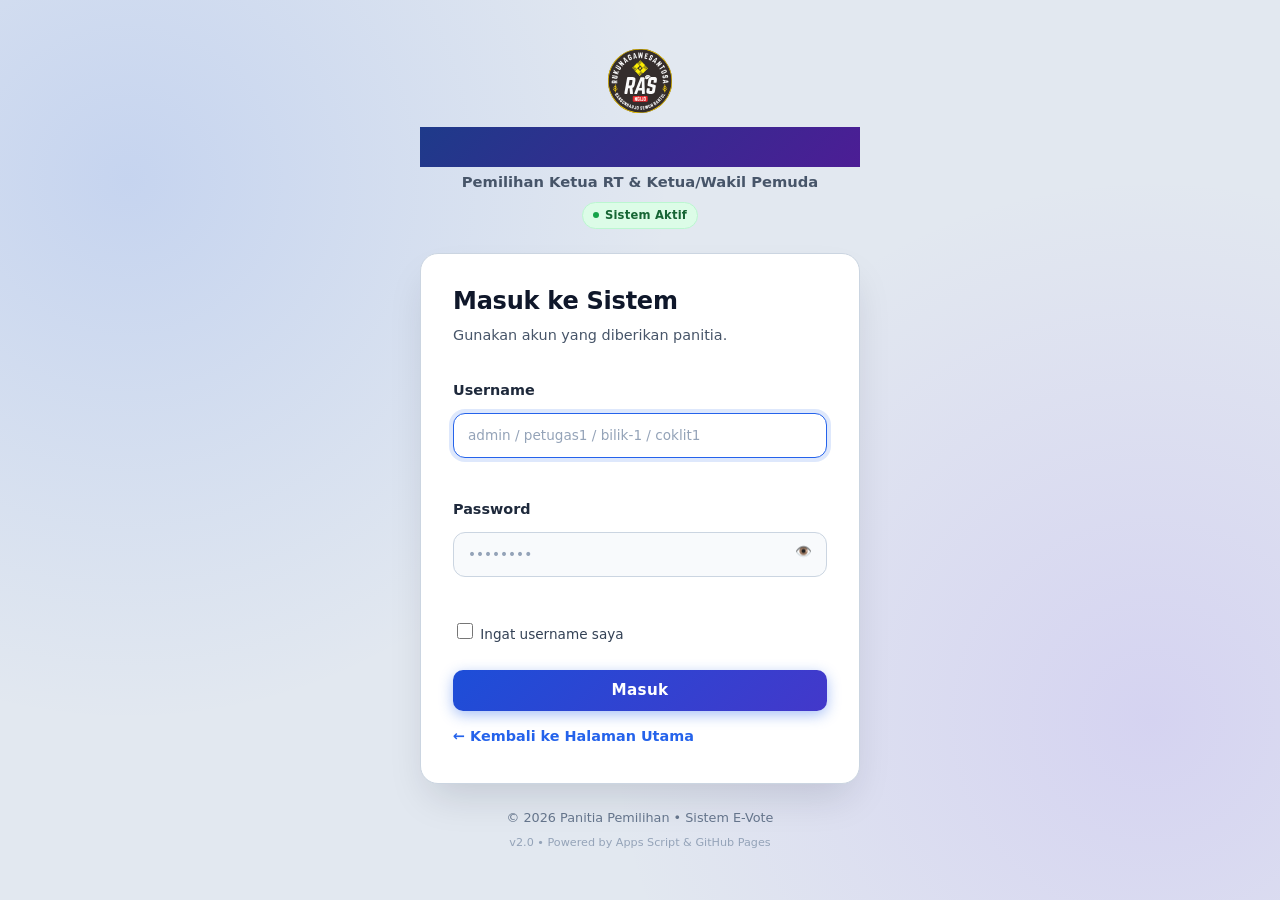
<file: login.html>
<!DOCTYPE html>
<html lang="id">
<head>
  <meta charset="UTF-8" />
  <meta name="viewport" content="width=device-width, initial-scale=1, viewport-fit=cover" />
  <meta name="theme-color" content="#2563eb" />
  <meta name="mobile-web-app-capable" content="yes" />
  <meta name="apple-mobile-web-app-capable" content="yes" />
  <meta name="description" content="Login E-Vote — Sistem Pemilihan Elektronik" />

  <title>Masuk • E-Vote</title>

  <link rel="icon" href="assets/logo.svg" type="image/svg+xml" />
  <link rel="stylesheet" href="css/style.css" />

  <style>
    /* =========================================
       LOGIN PAGE STYLES (HIGH CONTRAST FIX)
       ========================================= */
    body.landing {
      min-height: 100vh;
      display: grid;
      place-items: center;
      /* ✅ Background gradien gelap agar kartu putih menonjol */
      background: 
        radial-gradient(circle at 10% 20%, rgba(37, 99, 235, 0.15), transparent 40%),
        radial-gradient(circle at 90% 80%, rgba(139, 92, 246, 0.15), transparent 40%),
        #e2e8f0 !important;
      padding: 24px;
    }

    .hero {
      width: 100%;
      max-width: 440px;
    }

    .brand {
      text-align: center;
      margin-bottom: 24px;
    }
    .brand img {
      max-height: 64px;
      margin: 0 auto 14px;
    }
    .brand h1 {
      font-size: 2rem;
      margin: 8px 0 4px;
      background: linear-gradient(135deg, #1e3a8a, #4c1d95) !important;
      -webkit-background-clip: text;
      background-clip: text;
      -webkit-text-fill-color: transparent;
      font-weight: 800;
    }
    .brand .subtitle {
      color: #475569 !important;
      margin: 0;
      font-size: .92rem;
      font-weight: 600;
    }

    /* Badge Sistem Aktif */
    .brand-badge {
      display: inline-flex;
      align-items: center;
      gap: 6px;
      padding: 4px 10px;
      background: #dcfce7 !important;
      color: #166534 !important;
      border: 1px solid #bbf7d0 !important;
      border-radius: 999px;
      font-size: .72rem;
      font-weight: 700;
      margin-top: 8px;
      letter-spacing: .02em;
    }
    .brand-badge .dot-live {
      width: 6px; height: 6px;
      background: #16a34a;
      border-radius: 50%;
      animation: pulse 1.6s ease-in-out infinite;
    }
    @keyframes pulse {
      0%, 100% { opacity: 1; transform: scale(1); }
      50% { opacity: .4; transform: scale(.75); }
    }

    /* Kartu Login */
    .login-card {
      background: #ffffff !important;
      border: 1px solid #cbd5e1 !important;
      border-radius: 18px;
      box-shadow: 0 20px 40px -10px rgba(15, 23, 42, 0.15) !important;
      padding: 32px;
    }
    .login-card h2 {
      color: #0f172a !important;
      margin-top: 0;
      font-size: 1.5rem;
    }
    .login-card .hint {
      color: #475569 !important;
      font-size: 0.9rem;
      font-weight: 500;
      margin-top: 0;
    }

    /* Label & Input */
    .landing-extras {
      display: flex;
      flex-direction: column;
      gap: 16px;
      margin-top: 20px;
    }
    .landing-extras label > span {
      color: #1e293b !important;
      font-weight: 700 !important;
      font-size: 0.9rem !important;
      margin-bottom: 6px;
      display: block;
    }
    .input {
      background: #f8fafc !important;
      border: 1px solid #cbd5e1 !important;
      color: #0f172a !important;
      font-weight: 500;
      width: 100%;
      padding: 12px 14px;
      border-radius: 10px;
      transition: all 0.2s;
    }
    .input:focus {
      background: #ffffff !important;
      border-color: #2563eb !important;
      box-shadow: 0 0 0 4px rgba(37, 99, 235, 0.15) !important;
      outline: none;
    }
    .input::placeholder {
      color: #94a3b8 !important;
      font-weight: 400;
    }

    /* Password Toggle */
    .password-wrap {
      position: relative;
    }
    .password-wrap input {
      padding-right: 44px;
    }
    .pwd-toggle {
      position: absolute;
      right: 6px;
      top: 50%;
      transform: translateY(-50%);
      width: 36px; height: 36px;
      display: grid;
      place-items: center;
      border-radius: 10px;
      color: #64748b !important;
      transition: .15s ease;
      border: 0;
      background: transparent;
      cursor: pointer;
    }
    .pwd-toggle:hover {
      background: #e2e8f0 !important;
      color: #0f172a !important;
    }

    /* Remember Me */
    .remember-row {
      display: flex;
      align-items: center;
      gap: 8px;
      font-size: .85rem;
      color: #334155 !important;
      font-weight: 500;
      margin: 4px 0 0;
      user-select: none;
      cursor: pointer;
    }
    .remember-row input[type="checkbox"] {
      width: 16px;
      height: 16px;
      accent-color: #2563eb;
      cursor: pointer;
    }

    /* Tombol Masuk */
    .login-card .btn-primary {
      width: 100%;
      margin-top: 20px;
      padding: 14px;
      font-size: .95rem;
      display: flex;
      align-items: center;
      justify-content: center;
      gap: 8px;
      background: linear-gradient(135deg, #1d4ed8, #4338ca) !important;
      box-shadow: 0 4px 14px rgba(37, 99, 235, 0.4) !important;
      font-weight: 700;
      letter-spacing: 0.02em;
      border-radius: 10px;
      border: none;
      color: #fff;
      cursor: pointer;
      transition: .2s;
    }
    .login-card .btn-primary:hover {
      background: linear-gradient(135deg, #1e40af, #3730a3) !important;
      transform: translateY(-1px);
    }
    .login-card .btn-primary:disabled {
      opacity: 0.7;
      cursor: not-allowed;
      transform: none;
    }
    .login-card .btn-primary .spinner-inline {
      width: 14px; height: 14px;
      border: 2px solid rgba(255,255,255,.4);
      border-top-color: #fff;
      border-radius: 50%;
      animation: spin .7s linear infinite;
    }
    @keyframes spin { to { transform: rotate(360deg); } }

    /* Banner Error */
    .banner {
      padding: 10px 14px;
      border-radius: 10px;
      font-size: .85rem;
      line-height: 1.4;
      display: none;
      margin-bottom: 4px;
      animation: slideIn .2s ease;
      font-weight: 600;
    }
    .banner.show { display: block; }
    .banner.error { background: #fee2e2; color: #991b1b; border: 1px solid #fecaca; }
    .banner.warn  { background: #fef3c7; color: #92400e; border: 1px solid #fde68a; }
    .banner.info  { background: #dbeafe; color: #1e40af; border: 1px solid #bfdbfe; }
    .banner.success { background: #dcfce7; color: #166534; border: 1px solid #bbf7d0; }
    @keyframes slideIn {
      from { opacity: 0; transform: translateY(-4px); }
      to { opacity: 1; transform: translateY(0); }
    }

    /* Footer */
    .footer {
      text-align: center;
      color: #64748b !important;
      margin-top: 24px;
      font-size: .8rem;
      font-weight: 500;
    }
    .version-stamp {
      font-size: .7rem;
      color: #94a3b8 !important;
      margin-top: 6px;
    }

    /* Mobile */
    @media (max-width: 480px) {
      input, select, textarea {
        font-size: 16px !important; /* Anti-zoom iOS */
      }
      .login-card { padding: 24px; }
    }
  </style>
</head>
<body class="landing">
  <noscript>
    <div style="padding:24px;background:#fee2e2;color:#991b1b;text-align:center;font-family:sans-serif">
      <strong>JavaScript dinonaktifkan.</strong> Aktifkan JavaScript untuk login.
    </div>
  </noscript>

  <div class="hero">
    <div class="brand">
      <img src="assets/logo.svg" alt="Logo E-Vote" onerror="this.style.display='none'" style="max-height:64px" />
      <h1>E-Vote</h1>
      <p class="subtitle">Pemilihan Ketua RT &amp; Ketua/Wakil Pemuda</p>
      <span class="brand-badge"><span class="dot-live"></span> Sistem Aktif</span>
    </div>

    <form id="loginForm" class="card login-card" autocomplete="on" novalidate>
      <h2>Masuk ke Sistem</h2>
      <p class="hint" style="margin-top:0">Gunakan akun yang diberikan panitia.</p>

      <div id="loginBanner" class="banner" role="alert" aria-live="polite"></div>

      <div class="landing-extras">
        <label class="field">
          <span>Username</span>
          <input id="username" name="username" class="input" type="text"
                 placeholder="admin / petugas1 / bilik-1 / coklit1"
                 autocomplete="username" autocapitalize="off" autocorrect="off"
                 spellcheck="false" required />
        </label>

        <label class="field">
          <span>Password</span>
          <div class="password-wrap">
            <input id="password" name="password" class="input" type="password"
                   placeholder="••••••••" autocomplete="current-password" required />
            <button type="button" class="pwd-toggle" id="pwdToggle"
                    aria-label="Tampilkan password" tabindex="-1">👁️</button>
          </div>
        </label>

        <label class="remember-row">
          <input type="checkbox" id="rememberUsername" /> Ingat username saya
        </label>
      </div>

      <button type="submit" class="btn-primary" id="loginBtn">Masuk</button>

      <p class="hint text-center" style="margin-top:14px">
        <a href="index.html" style="color:var(--primary);font-weight:600">← Kembali ke Halaman Utama</a>
      </p>
    </form>

    <div class="footer">
      © <span id="year">2025</span> Panitia Pemilihan • Sistem E-Vote
      <div class="version-stamp">v2.0 • Powered by Apps Script &amp; GitHub Pages</div>
    </div>
  </div>

  <script src="js/storage.js"></script>
  <script src="js/api.js"></script>
  <script src="js/auth.js"></script>
  <script>
  (function () {
    'use strict';

    const form       = document.getElementById('loginForm');
    const usernameI  = document.getElementById('username');
    const passwordI  = document.getElementById('password');
    const pwdToggle  = document.getElementById('pwdToggle');
    const loginBtn   = document.getElementById('loginBtn');
    const banner     = document.getElementById('loginBanner');
    const remember   = document.getElementById('rememberUsername');
    const yearEl     = document.getElementById('year');

    const LS_REMEMBER = 'evote_remember_username';
    const Store       = (window.SafeStorage || window.localStorage);

    if (yearEl) yearEl.textContent = new Date().getFullYear();

    let submitting = false;

    /* =========================================================
       BANNER HELPERS
       ========================================================= */
    function showBanner(msg, type) {
      if (!banner) return;
      banner.textContent = msg;
      banner.className = 'banner show ' + (type || 'error');
    }
    function clearBanner() {
      if (!banner) return;
      banner.textContent = '';
      banner.className = 'banner';
    }

    /* =========================================================
       LOADING STATE
       ========================================================= */
    function setLoading(isLoading) {
      submitting = isLoading;
      if (loginBtn) {
        loginBtn.disabled = isLoading;
        loginBtn.innerHTML = isLoading
          ? '<span class="spinner-inline"></span> Memproses…'
          : 'Masuk';
      }
      if (usernameI) usernameI.disabled = isLoading;
      if (passwordI) passwordI.disabled = isLoading;
      if (remember)  remember.disabled = isLoading;
    }

    /* =========================================================
       CONFIG GUARD
       ========================================================= */
    if (window.API && API.isConfigured && !API.isConfigured()) {
      showBanner('Backend belum dikonfigurasi. Buka js/api.js dan ganti BASE_URL.', 'warn');
    }

    /* =========================================================
       SESSION EXPIRED
       ========================================================= */
    try {
      const urlParams = new URLSearchParams(location.search);
      if (urlParams.get('expired') === '1') {
        showBanner('Sesi Anda telah berakhir. Silakan login ulang.', 'warn');
      }
    } catch (_) {}

    /* =========================================================
       AUTO-REDIRECT JIKA SUDAH LOGIN
       ========================================================= */
    try {
      if (window.Auth && Auth.isLoggedIn && Auth.isLoggedIn()) {
        if (Auth.homeForRole) {
          const target = Auth.homeForRole(Auth.role ? Auth.role() : '');
          location.replace('app.html' + (target.startsWith('#') ? target : ''));
        } else {
          location.replace('app.html');
        }
        return;
      }
    } catch (_) {}

    /* =========================================================
       RESTORE REMEMBERED USERNAME
       ========================================================= */
    try {
      let saved = '';
      if (window.Auth && Auth.rememberedUsername) {
        saved = Auth.rememberedUsername();
      } else {
        saved = Store.getItem(LS_REMEMBER) || '';
      }

      if (saved && usernameI) {
        usernameI.value = saved;
        if (remember) remember.checked = true;
        if (passwordI) passwordI.focus();
      } else if (usernameI) {
        usernameI.focus();
      }
    } catch (_) {}

    /* =========================================================
       PASSWORD TOGGLE
       ========================================================= */
    if (pwdToggle && passwordI) {
      pwdToggle.addEventListener('click', function () {
        const isPwd = passwordI.type === 'password';
        passwordI.type = isPwd ? 'text' : 'password';
        pwdToggle.textContent = isPwd ? '🙈' : '👁️';
        pwdToggle.setAttribute('aria-label', isPwd ? 'Sembunyikan password' : 'Tampilkan password');
        try { passwordI.focus(); } catch (_) {}
      });
    }

    /* =========================================================
       ROLE → REDIRECT TARGET
       ========================================================= */
    function roleRedirect(role) {
      switch (String(role || '').toLowerCase()) {
        case 'admin':   return 'app.html#/admin';
        case 'petugas': return 'app.html#/petugas';
        case 'bilik':   return 'app.html#/bilik';
        case 'coklit':  return 'app.html#/coklit';
        default:        return 'app.html';
      }
    }

    /* =========================================================
       SUBMIT HANDLER
       ========================================================= */
    form.addEventListener('submit', async function (e) {
      e.preventDefault();
      if (submitting) return;
      clearBanner();

      const username = (usernameI && usernameI.value || '').trim();
      const password = passwordI && passwordI.value || '';

      if (!username || !password) {
        showBanner('Username dan password wajib diisi.', 'error');
        return;
      }

      setLoading(true);

      let res;
      try {
        if (window.Auth && Auth.login) {
          res = await Auth.login(username, password);
        } else {
          res = await API.login(username, password);
        }
      } catch (err) {
        setLoading(false);
        showBanner('Kesalahan jaringan: ' + (err && err.message ? err.message : err), 'error');
        return;
      }

      if (!res || !res.success) {
        setLoading(false);
        showBanner((res && res.message) || 'Login gagal.', 'error');
        if (passwordI) { passwordI.focus(); passwordI.select(); }
        return;
      }

      /* Simpan sesi */
      try {
        if (res.token && res.user && window.Auth && Auth.setSession) {
          if (!Auth.isLoggedIn || !Auth.isLoggedIn()) {
            Auth.setSession(res.token, res.user);
          }
        } else if (res.token && res.user && API.setSession) {
          API.setSession(res.token, res.user);
        }
      } catch (_) {}

      /* Remember username */
      try {
        const shouldRemember = remember && remember.checked;
        if (window.Auth && Auth.saveRememberedUsername) {
          Auth.saveRememberedUsername(shouldRemember ? username : '');
        } else if (shouldRemember) {
          Store.setItem(LS_REMEMBER, username);
        } else {
          Store.removeItem(LS_REMEMBER);
        }
      } catch (_) {}

      /* Feedback UI */
      if (loginBtn) {
        loginBtn.innerHTML = '<span class="spinner-inline"></span> Berhasil…';
      }
      showBanner('Login berhasil. Mengalihkan…', 'success');

      /* Redirect berdasarkan role */
      const target = roleRedirect(res.user && res.user.role);
      setTimeout(function () { location.replace(target); }, 350);
    });

    /* =========================================================
       UX HELPERS
       ========================================================= */
    if (usernameI) {
      usernameI.addEventListener('keydown', function (e) {
        if (e.key === 'Enter') {
          e.preventDefault();
          if (passwordI) passwordI.focus();
        }
      });
    }

    [usernameI, passwordI].forEach(function (el) {
      if (el) el.addEventListener('input', clearBanner);
    });

    if (usernameI && passwordI && usernameI.value && !passwordI.value) {
      setTimeout(function () { try { passwordI.focus(); } catch (_) {} }, 100);
    }
  })();
  </script>
</body>
</html>
</file>
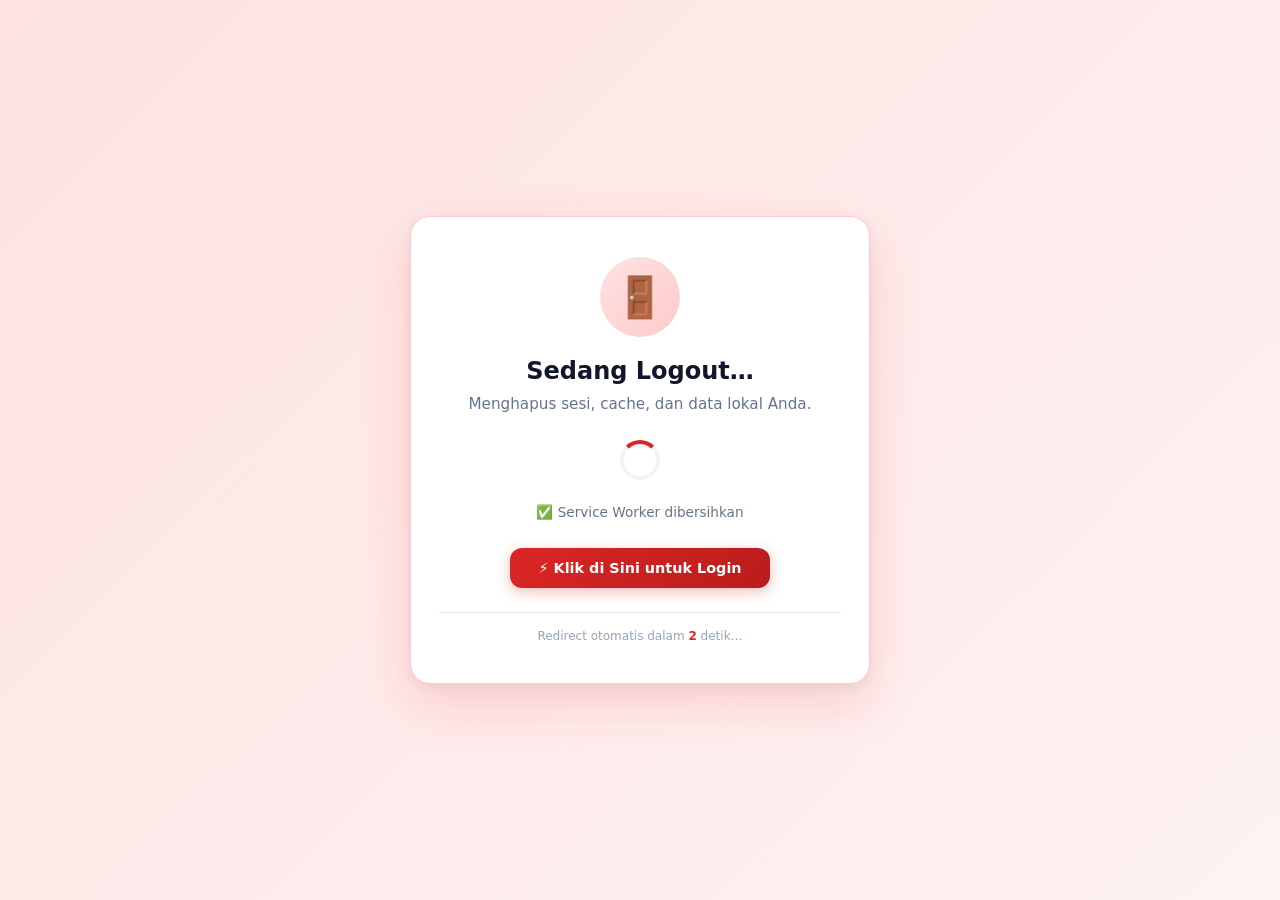
<file: logout.html>
<!DOCTYPE html>
<html lang="id">
<head>
  <meta charset="UTF-8">
  <meta name="viewport" content="width=device-width, initial-scale=1">
  <meta name="theme-color" content="#dc2626">
  <meta http-equiv="cache-control" content="no-cache, no-store, must-revalidate">
  <meta http-equiv="pragma" content="no-cache">
  <meta http-equiv="expires" content="0">
  <title>Logout • E-Vote</title>
  <link rel="icon" href="assets/logo.svg" type="image/svg+xml">
  <style>
    * { box-sizing: border-box; }
    body {
      font-family: system-ui, -apple-system, 'Segoe UI', Roboto, sans-serif;
      text-align: center;
      padding: 40px 20px;
      background: linear-gradient(135deg, #fee2e2 0%, #fef2f2 100%);
      margin: 0;
      min-height: 100vh;
      display: flex;
      align-items: center;
      justify-content: center;
      color: #0f172a;
    }
    .card {
      max-width: 460px;
      width: 100%;
      background: #fff;
      padding: 40px 28px;
      border-radius: 20px;
      box-shadow: 0 20px 50px rgba(220, 38, 38, 0.15), 0 4px 12px rgba(0, 0, 0, 0.05);
      border: 1px solid #fecaca;
    }
    .icon-wrap {
      width: 80px; height: 80px;
      margin: 0 auto 20px;
      background: linear-gradient(135deg, #fee2e2, #fecaca);
      border-radius: 50%;
      display: grid;
      place-items: center;
      font-size: 2.5rem;
    }
    h2 {
      color: #0f172a;
      margin: 0 0 8px;
      font-size: 1.5rem;
      font-weight: 800;
    }
    p {
      color: #64748b;
      margin: 0 0 24px;
      font-size: 0.95rem;
      line-height: 1.5;
    }
    .spinner {
      width: 40px; height: 40px;
      border: 4px solid #f1f5f9;
      border-top-color: #dc2626;
      border-radius: 50%;
      margin: 0 auto 24px;
      animation: spin 0.8s linear infinite;
    }
    @keyframes spin { to { transform: rotate(360deg); } }
    .status {
      font-size: 0.85rem;
      color: #64748b;
      margin-bottom: 24px;
      min-height: 20px;
      font-weight: 500;
    }
    a.manual-btn {
      display: inline-block;
      padding: 12px 28px;
      background: linear-gradient(135deg, #dc2626, #b91c1c);
      color: #fff;
      text-decoration: none;
      border-radius: 12px;
      font-weight: 700;
      font-size: 0.9rem;
      box-shadow: 0 4px 14px rgba(220, 38, 38, 0.3);
      transition: .2s;
    }
    a.manual-btn:hover {
      transform: translateY(-2px);
      box-shadow: 0 6px 18px rgba(220, 38, 38, 0.4);
    }
    .countdown {
      font-weight: 700;
      color: #dc2626;
    }
    .footer-text {
      margin-top: 24px;
      padding-top: 16px;
      border-top: 1px solid #e2e8f0;
      font-size: 0.75rem;
      color: #94a3b8;
    }
  </style>
</head>
<body>
  <div class="card">
    <div class="icon-wrap">🚪</div>
    <h2>Sedang Logout…</h2>
    <p>Menghapus sesi, cache, dan data lokal Anda.</p>
    
    <div class="spinner"></div>
    <div class="status" id="statusText">Menghapus data sesi…</div>

    <a href="login.html" class="manual-btn" id="manualLogout">
      ⚡ Klik di Sini untuk Login
    </a>

    <div class="footer-text">
      Redirect otomatis dalam <span class="countdown" id="countdown">3</span> detik…
    </div>
  </div>

  <script>
  (function () {
    'use strict';

    var status = document.getElementById('statusText');
    var countdownEl = document.getElementById('countdown');

    function log(msg) {
      console.log('[Logout]', msg);
      if (status) status.textContent = msg;
    }

    /* ============================================================
     *  FASE 1: Hapus localStorage (evote_* dan semua)
     *  ============================================================ */
    try {
      var keysToRemove = [];
      for (var i = 0; i < localStorage.length; i++) {
        keysToRemove.push(localStorage.key(i));
      }
      keysToRemove.forEach(function (k) {
        try { localStorage.removeItem(k); } catch (_) {}
      });
      localStorage.clear();
      log('✅ localStorage dihapus');
    } catch (e) {
      console.warn('[Logout] localStorage error:', e);
    }

    /* ============================================================
     *  FASE 2: Hapus sessionStorage
     *  ============================================================ */
    try {
      sessionStorage.clear();
      log('✅ sessionStorage dihapus');
    } catch (e) {
      console.warn('[Logout] sessionStorage error:', e);
    }

    /* ============================================================
     *  FASE 3: Hapus cookie
     *  ============================================================ */
    try {
      var cookies = document.cookie.split(";");
      for (var j = 0; j < cookies.length; j++) {
        var c = cookies[j];
        var eqPos = c.indexOf("=");
        var name = eqPos > -1 ? c.substr(0, eqPos) : c;
        document.cookie = name.trim() + "=;expires=Thu, 01 Jan 1970 00:00:00 GMT;path=/";
        document.cookie = name.trim() + "=;expires=Thu, 01 Jan 1970 00:00:00 GMT;path=/;domain=" + location.hostname;
      }
      log('✅ Cookie dihapus');
    } catch (e) {
      console.warn('[Logout] cookie error:', e);
    }

    /* ============================================================
     *  FASE 4: Unregister Service Worker (jika ada)
     *  ============================================================ */
    if ('serviceWorker' in navigator) {
      navigator.serviceWorker.getRegistrations().then(function (registrations) {
        registrations.forEach(function (r) {
          try { r.unregister(); } catch (_) {}
        });
        log('✅ Service Worker dibersihkan');
      }).catch(function () {});
    }

    /* ============================================================
     *  FASE 5: Force redirect (FALLBACK BERLAPIS)
     *  ============================================================ */
    function forceRedirect() {
      log('🔄 Mengalihkan ke login…');
      
      try {
        // Metode 1: location.replace (paling kuat)
        window.location.replace('login.html');
      } catch (e1) {
        try {
          // Metode 2: location.href
          window.location.href = 'login.html';
        } catch (e2) {
          try {
            // Metode 3: location.assign
            window.location.assign('login.html');
          } catch (e3) {
            // Metode 4: Meta refresh (terakhir)
            var meta = document.createElement('meta');
            meta.httpEquiv = 'refresh';
            meta.content = '0;url=login.html';
            document.head.appendChild(meta);
          }
        }
      }
    }

    /* ============================================================
     *  COUNTDOWN ANIMATION
     *  ============================================================ */
    var countdown = 3;
    if (countdownEl) countdownEl.textContent = countdown;

    var interval = setInterval(function () {
      countdown--;
      if (countdownEl) countdownEl.textContent = countdown > 0 ? countdown : '0';
      if (countdown <= 0) {
        clearInterval(interval);
        forceRedirect();
      }
    }, 1000);

    /* ============================================================
     *  FALLBACK TIMER: Paksa redirect setelah 1500ms (safety)
     *  ============================================================ */
    setTimeout(function () {
      clearInterval(interval);
      forceRedirect();
    }, 1500);

    /* ============================================================
     *  MANUAL BUTTON: Jika user klik tombol manual
     *  ============================================================ */
    var manualBtn = document.getElementById('manualLogout');
    if (manualBtn) {
      manualBtn.addEventListener('click', function (e) {
        e.preventDefault();
        forceRedirect();
      });
    }

    /* ============================================================
     *  FALLBACK EXTREME: Setelah 5 detik, jika masih di halaman ini,
     *  tampilkan pesan & tombol manual yang lebih menonjol
     *  ============================================================ */
    setTimeout(function () {
      if (location.href.indexOf('logout.html') !== -1) {
        if (status) {
          status.innerHTML = '⚠️ Redirect otomatis gagal. <strong>Klik tombol di bawah ini.</strong>';
          status.style.color = '#dc2626';
        }
        if (manualBtn) {
          manualBtn.style.animation = 'pulse 1s infinite';
          manualBtn.style.fontSize = '1rem';
        }
      }
    }, 5000);

  })();
  </script>

  <style>
    @keyframes pulse {
      0%, 100% { transform: scale(1); }
      50% { transform: scale(1.05); }
    }
  </style>
</body>
</html>
</file>
<file: css/style.css>
/* ============================================================
   E-VOTE • style.css (FULL FIX - FINAL)
   ============================================================ */
:root {
  --bg:           #f8fafc;
  --bg-elev:      #ffffff;
  --card:         #ffffff;
  --text:         #0f172a;
  --text-soft:    #334155;
  --muted:        #64748b;
  --muted-2:      #94a3b8;
  --border:       #e2e8f0;
  --border-strong:#cbd5e1;
  --primary:      #2563eb;
  --primary-600:  #1d4ed8;
  --primary-700:  #1e40af;
  --primary-soft: #dbeafe;
  --primary-50:   #eff6ff;
  --purple:       #8b5cf6;
  --ok:           #16a34a;
  --ok-soft:      #dcfce7;
  --ok-text:      #166534;
  --warn:         #f59e0b;
  --warn-soft:    #fef3c7;
  --warn-text:    #92400e;
  --err:          #dc2626;
  --err-soft:     #fee2e2;
  --err-text:     #991b1b;
  --radius-sm:    8px;
  --radius:       14px;
  --radius-lg:    18px;
  --radius-xl:    24px;
  --shadow-sm:    0 1px 2px rgba(15, 23, 42, .05);
  --shadow:       0 4px 20px rgba(15, 23, 42, .06);
  --shadow-lg:    0 12px 32px rgba(15, 23, 42, .10);
  --shadow-primary: 0 8px 22px rgba(37, 99, 235, .28);
  --sidebar-w:    248px;
  --ease:         cubic-bezier(.4, 0, .2, 1);
  --transition:   .2s var(--ease);
}

/* ---------- Reset & Global Anti-Select ---------- */
*, *::before, *::after { box-sizing: border-box; }
html { -webkit-text-size-adjust: 100%; }
body {
  margin: 0;
  font-family: Inter, system-ui, -apple-system, "Segoe UI", Roboto, sans-serif;
  background: var(--bg);
  color: var(--text);
  font-size: 15px;
  line-height: 1.55;
  -webkit-font-smoothing: antialiased;
  overflow-x: hidden;
  
  -webkit-user-select: none;
  -moz-user-select: none;
  -ms-user-select: none;
  user-select: none;
}

input, textarea, select, .selectable-text {
  -webkit-user-select: text;
  -moz-user-select: text;
  -ms-user-select: text;
  user-select: text;
}

img { max-width: 100%; display: block; }
button { cursor: pointer; border: 0; font: inherit; color: inherit; background: none; }
input, select, textarea { font: inherit; color: inherit; }
a { color: var(--primary); text-decoration: none; transition: color var(--transition); }
a:hover { color: var(--primary-600); }

h1, h2, h3, h4 { margin: 0 0 8px; font-weight: 700; letter-spacing: -.01em; line-height: 1.25; }
h1 { font-size: 1.9rem; }
h2 { font-size: 1.35rem; }
h3 { font-size: 1.1rem; }
h4 { font-size: .98rem; }
p  { margin: 0 0 8px; }
pre { margin: 0; font-family: ui-monospace, monospace; font-size: .85rem; white-space: pre-wrap; word-break: break-word; }
code { font-family: ui-monospace, monospace; font-size: .85em; background: #f1f5f9; padding: 2px 6px; border-radius: 6px; }
hr { border: 0; border-top: 1px solid var(--border); margin: 16px 0; }

::-webkit-scrollbar { width: 10px; height: 10px; }
::-webkit-scrollbar-track { background: transparent; }
::-webkit-scrollbar-thumb { background: #cbd5e1; border-radius: 999px; border: 2px solid var(--bg); }
::-webkit-scrollbar-thumb:hover { background: #94a3b8; }
:focus-visible { outline: 2px solid var(--primary); outline-offset: 2px; border-radius: 6px; }

/* ---------- Buttons ---------- */
.btn-primary, .btn-ghost, .btn-danger {
  display: inline-flex; align-items: center; justify-content: center; gap: 6px;
  padding: 11px 18px; border-radius: 12px; font-weight: 600; font-size: .92rem;
  line-height: 1; transition: var(--transition); text-decoration: none;
  white-space: nowrap; user-select: none; border: 1px solid transparent;
}
.btn-primary { background: linear-gradient(135deg, var(--primary) 0%, #4f46e5 100%); color: #fff; box-shadow: var(--shadow-primary); }
.btn-primary:hover { color: #fff; transform: translateY(-1px); box-shadow: 0 10px 26px rgba(37, 99, 235, .34); }
.btn-primary:active { transform: translateY(0); }
.btn-primary:disabled { opacity: .6; cursor: not-allowed; transform: none; box-shadow: none; }

.btn-ghost { background: #f1f5f9; color: var(--text); border-color: var(--border); }
.btn-ghost:hover { background: #e2e8f0; color: var(--text); }

.btn-danger { background: var(--err-soft); color: var(--err-text); border-color: #fecaca; }
.btn-danger:hover { background: #fecaca; }

.btn-sm { padding: 7px 12px; font-size: .82rem; border-radius: 10px; }
.btn-block { width: 100%; }

/* ---------- Inputs ---------- */
.input, input[type="text"], input[type="password"], input[type="email"], input[type="number"], input[type="search"], input[type="tel"], input:not([type]), select, textarea {
  width: 100%; padding: 11px 14px; border: 1px solid var(--border); border-radius: 12px;
  background: #fff; font: inherit; outline: none; transition: var(--transition);
}
.input:focus, input:focus, select:focus, textarea:focus { border-color: var(--primary); box-shadow: 0 0 0 4px rgba(37, 99, 235, .12); }
.input::placeholder { color: var(--muted-2); }
textarea { resize: vertical; min-height: 90px; }
label.field { display: block; margin-bottom: 12px; }
label.field > span { display: block; font-size: .85rem; color: var(--muted); margin-bottom: 6px; font-weight: 500; }

/* ---------- Signature Pad Khusus Pengaturan ---------- */
#sigPadSettings {
  border: 1px solid var(--border-strong);
  border-radius: 12px;
  background: #ffffff;
  overflow: hidden;
  box-shadow: inset 0 2px 4px rgba(0,0,0,0.02);
  user-select: none;
  -webkit-user-select: none;
}
#sigPadSettings canvas {
  border: none !important;
  background: #ffffff;
  display: block;
  width: 100%;
  height: auto;
}

/* ---------- Cards & Layout ---------- */
.card { background: var(--card); border-radius: var(--radius); padding: 20px; box-shadow: var(--shadow); margin-bottom: 16px; border: 1px solid rgba(226, 232, 240, .6); }
.hint { color: var(--muted); font-size: .9rem; margin: 4px 0; }
.row { display: flex; gap: 10px; flex-wrap: wrap; margin-top: 12px; }
.row-between { display: flex; justify-content: space-between; align-items: center; gap: 10px; flex-wrap: wrap; }
.grid-2 { display: grid; grid-template-columns: repeat(auto-fit, minmax(240px, 1fr)); gap: 14px; }
.grid-3 { display: grid; grid-template-columns: repeat(auto-fit, minmax(180px, 1fr)); gap: 14px; margin-bottom: 16px; }

.stat { background: var(--card); padding: 18px; border-radius: var(--radius); box-shadow: var(--shadow); border: 1px solid rgba(226, 232, 240, .6); transition: var(--transition); }
.stat:hover { transform: translateY(-2px); box-shadow: var(--shadow-lg); }
.stat small { color: var(--muted); text-transform: uppercase; font-size: .72rem; letter-spacing: .06em; font-weight: 600; }
.stat h3 { margin: 6px 0 0; font-size: 1.65rem; background: linear-gradient(135deg, var(--primary), var(--purple)); -webkit-background-clip: text; background-clip: text; -webkit-text-fill-color: transparent; }

/* ---------- Tables ---------- */
.table-wrap { overflow-x: auto; border-radius: var(--radius-sm); border: 1px solid var(--border); margin-top: 12px; }
table { width: 100%; border-collapse: collapse; }
th, td { padding: 11px 12px; text-align: left; border-bottom: 1px solid var(--border); font-size: .9rem; vertical-align: middle; }
th { color: var(--muted); font-weight: 600; text-transform: uppercase; font-size: .72rem; letter-spacing: .05em; background: #fafbfc; position: sticky; top: 0; z-index: 1; }
tbody tr { transition: background var(--transition); }
tbody tr:hover { background: #f8fafc; }
tbody tr:last-child td { border-bottom: 0; }

/* ---------- Badges ---------- */
.badge { display: inline-block; padding: 3px 10px; border-radius: 999px; font-size: .72rem; font-weight: 600; background: #f1f5f9; color: var(--muted); text-transform: capitalize; line-height: 1.4; }
.badge.ok, .badge.success { background: var(--ok-soft); color: var(--ok-text); }
.badge.warn, .badge.warning, .badge.occupied { background: var(--warn-soft); color: var(--warn-text); }
.badge.danger, .badge.error { background: var(--err-soft); color: var(--err-text); }
.badge.info, .badge.ready { background: var(--primary-soft); color: var(--primary-700); }

/* ---------- Booth Rows & Indicators ---------- */
.booth-row { display: flex; gap: 12px; align-items: center; padding: 12px 14px; border: 1px solid var(--border); border-radius: 12px; margin-bottom: 8px; transition: var(--transition); background: #fff; }
.booth-row:hover { border-color: var(--border-strong); }
.booth-row strong { min-width: 100px; }
.booth-row .hint { margin: 0; }
.booth-row.ready { border-color: #93c5fd; background: linear-gradient(135deg, #eff6ff, #fff); }
.booth-row.occupied { border-color: #fcd34d; background: linear-gradient(135deg, #fffbeb, #fff); }

.dot-indicator { display: inline-block; width: 8px; height: 8px; border-radius: 50%; margin-right: 4px; vertical-align: middle; }
.dot-indicator.online { background-color: var(--ok); box-shadow: 0 0 0 3px rgba(22, 163, 74, 0.2); animation: pulse-online 2s infinite; }
.dot-indicator.offline { background-color: var(--muted-2); box-shadow: 0 0 0 3px rgba(148, 163, 184, 0.2); }
@keyframes pulse-online {
  0% { box-shadow: 0 0 0 0 rgba(22, 163, 74, 0.4); }
  70% { box-shadow: 0 0 0 6px rgba(22, 163, 74, 0); }
  100% { box-shadow: 0 0 0 0 rgba(22, 163, 74, 0); }
}

/* ---------- Results (Bar Chart) ---------- */
.res-group { margin: 20px 0; }
.res-group h4 { color: var(--muted); text-transform: uppercase; font-size: .75rem; letter-spacing: .05em; margin-bottom: 12px; border-bottom: 1px solid #eee; padding-bottom: 5px; }
.res-bar { display: grid; grid-template-columns: 160px 1fr 80px; gap: 10px; align-items: center; margin: 8px 0; }
.res-name { font-size: .88rem; font-weight: 500; overflow: hidden; text-overflow: ellipsis; white-space: nowrap; }
.res-count { font-weight: 700; text-align: right; font-variant-numeric: tabular-nums; font-size: .95rem; }
.bar { height: 16px; background: #f1f5f9; border-radius: 999px; overflow: hidden; position: relative; }
.fill { height: 100%; background: linear-gradient(90deg, #3b82f6, #8b5cf6); transition: width 1s ease-in-out; border-radius: inherit; }

/* ---------- Berita Acara & Candidate ---------- */
.ba-item { border-left: 3px solid var(--primary); padding: 10px 14px; margin: 10px 0; background: #fafbfc; border-radius: 8px; }
.ba-item strong { display: block; margin-bottom: 2px; }
.ba-item small { color: var(--muted); display: block; margin-bottom: 6px; }
.ba-item pre { color: var(--text-soft); }

.pos-group { margin: 18px 0; }
.pos-group h4 { color: var(--muted); text-transform: uppercase; font-size: .75rem; letter-spacing: .05em; margin-bottom: 10px; }
.cand-list { display: grid; grid-template-columns: repeat(auto-fill, minmax(220px, 1fr)); gap: 12px; }
.cand-item { display: flex; gap: 12px; align-items: center; border: 1.5px solid var(--border); border-radius: 12px; padding: 12px; cursor: pointer; transition: var(--transition); background: #fff; position: relative; }
.cand-item input[type="radio"], .cand-item input[type="checkbox"] { position: absolute; opacity: 0; pointer-events: none; width: 0; height: 0; }
.cand-item:hover { border-color: var(--primary-soft); background: #fafcff; }
.cand-item:has(input:checked) { border-color: var(--primary); background: var(--primary-50); box-shadow: 0 0 0 3px rgba(37, 99, 235, .1); }
.cand-item:has(input:checked)::after { content: '✓'; position: absolute; top: 8px; right: 10px; width: 22px; height: 22px; background: var(--primary); color: #fff; border-radius: 50%; display: grid; place-items: center; font-size: .75rem; font-weight: 800; }
.cand-item img { width: 52px; height: 52px; border-radius: 50%; object-fit: cover; background: #e2e8f0; flex-shrink: 0; border: 2px solid #fff; box-shadow: var(--shadow-sm); }
.cand-item strong { display: block; font-size: .92rem; }

/* ---------- Landing (Login) ---------- */
.landing { min-height: 100vh; display: grid; place-items: center; background: radial-gradient(circle at 20% 10%, rgba(219, 234, 254, .7), transparent 45%), radial-gradient(circle at 80% 90%, rgba(237, 233, 254, .7), transparent 45%), var(--bg); padding: 24px; }
.hero { width: 100%; max-width: 440px; }
.brand { text-align: center; margin-bottom: 24px; }
.brand img { max-height: 64px; margin: 0 auto 14px; }
.brand h1 { font-size: 2rem; margin: 8px 0 4px; background: linear-gradient(135deg, var(--primary), var(--purple)); -webkit-background-clip: text; background-clip: text; -webkit-text-fill-color: transparent; }
.subtitle { color: var(--muted); margin: 0; font-size: .92rem; }
.login-card h2 { margin-top: 0; }
.login-card label { display: block; margin: 12px 0; font-size: .85rem; color: var(--muted); font-weight: 500; }
.login-card input { margin-top: 6px; }
.login-card button[type="submit"] { width: 100%; margin-top: 12px; padding: 13px; }
.footer { text-align: center; color: var(--muted); margin-top: 20px; font-size: .8rem; }

/* ---------- App Shell (Dashboard) ---------- */
#app { display: flex; min-height: 100vh; width: 100%; overflow-x: hidden; }
.sidebar {
  width: var(--sidebar-w); flex-shrink: 0; background: #fff; border-right: 1px solid var(--border);
  display: flex; flex-direction: column; padding: 20px 16px; position: fixed; top: 0; bottom: 0; left: 0; z-index: 50; overflow-y: auto;
}
.main { flex: 1; margin-left: var(--sidebar-w); padding: 24px 32px; min-width: 0; display: flex; flex-direction: column; }

.brand-mini { font-weight: 700; font-size: 1.05rem; margin-bottom: 22px; display: flex; align-items: center; gap: 8px; padding: 0 6px; letter-spacing: -.01em; text-decoration: none; color: var(--text); transition: opacity 0.2s ease; }
.brand-mini:hover { opacity: 0.75; }
.brand-mini .dot { width: 10px; height: 10px; background: linear-gradient(135deg, var(--primary), var(--purple)); border-radius: 50%; box-shadow: 0 0 0 4px rgba(37, 99, 235, .12); }

#nav { flex: 1; }
.nav-item { display: flex; align-items: center; gap: 10px; padding: 10px 12px; border-radius: 10px; color: var(--text-soft); margin-bottom: 2px; font-size: .92rem; font-weight: 500; transition: var(--transition); }
.nav-item:hover { background: #f1f5f9; color: var(--text); }
.nav-item.active { background: linear-gradient(135deg, var(--primary), #4f46e5); color: #fff; box-shadow: var(--shadow-primary); }
.nav-item .ico { font-size: 1.05rem; width: 20px; display: inline-grid; place-items: center; }

.userbox { margin-top: auto; border-top: 1px solid var(--border); padding-top: 14px; font-size: .9rem; padding-left: 4px; padding-right: 4px; }
.userbox #userName { font-weight: 600; color: var(--text); }
.userbox small { color: var(--muted); display: block; margin-bottom: 10px; text-transform: uppercase; font-size: .7rem; letter-spacing: .06em; }
.userbox button { width: 100%; }

.topbar { display: flex; justify-content: space-between; align-items: center; margin-bottom: 24px; gap: 16px; flex-wrap: wrap; }
.topbar h2 { margin: 0; font-size: 1.5rem; font-weight: 700; }
.topbar-actions { display: flex; align-items: center; gap: 12px; }
#btnGlobalRefresh { padding: 8px 12px; font-size: 0.9rem; display: flex; align-items: center; gap: 6px; transition: all 0.2s ease; }
#btnGlobalRefresh svg { width: 16px; height: 16px; transition: transform 0.5s ease; }
#btnGlobalRefresh.loading svg { animation: spin 1s linear infinite; }
@keyframes spin { 100% { transform: rotate(360deg); } }

.clock { color: var(--muted); font-variant-numeric: tabular-nums; font-size: .88rem; background: #fff; padding: 8px 14px; border-radius: 999px; border: 1px solid var(--border); white-space: nowrap; }
.view { min-height: 200px; width: 100%; flex: 1; }
.mobile-only { display: none; }

/* ---------- Toast & Modal ---------- */
.toast-wrap { position: fixed; bottom: 20px; left: 50%; transform: translateX(-50%); display: flex; flex-direction: column; gap: 8px; z-index: 2000; pointer-events: none; align-items: center; }
.toast { display: flex; align-items: center; gap: 10px; background: #0f172a; color: #fff; padding: 11px 18px; border-radius: 12px; box-shadow: var(--shadow-lg); font-size: .92rem; font-weight: 500; opacity: 0; transform: translateY(12px); transition: opacity .25s var(--ease), transform .25s var(--ease); pointer-events: auto; }
.toast.show { opacity: 1; transform: translateY(0); }
.toast-icon { width: 22px; height: 22px; border-radius: 50%; display: grid; place-items: center; font-weight: 800; font-size: .78rem; background: rgba(255,255,255,.18); }
.toast-success { background: #15803d; }
.toast-error { background: #b91c1c; }
.toast-warn { background: #b45309; }
.toast-info { background: #1e293b; }

.modal-backdrop { position: fixed; inset: 0; background: rgba(15,23,42,.5); backdrop-filter: blur(4px); display: grid; place-items: center; opacity: 0; pointer-events: none; transition: opacity var(--transition); z-index: 1000; padding: 16px; }
.modal-backdrop.show { opacity: 1; pointer-events: auto; }
.modal { background: var(--card); border-radius: var(--radius-lg); box-shadow: var(--shadow-lg); width: 100%; max-width: 480px; max-height: 90vh; display: flex; flex-direction: column; overflow: hidden; transform: translateY(10px) scale(.98); opacity: 0; transition: transform .25s var(--ease), opacity .25s var(--ease); }
.modal-backdrop.show .modal { transform: translateY(0) scale(1); opacity: 1; }
.modal-sm { max-width: 380px; }
.modal-lg { max-width: 720px; }
.modal-head { display: flex; justify-content: space-between; align-items: center; padding: 16px 20px; border-bottom: 1px solid var(--border); }
.modal-head h3 { margin: 0; }
.modal-close { font-size: 1.6rem; line-height: 1; color: var(--muted); width: 32px; height: 32px; border-radius: 8px; display: grid; place-items: center; transition: var(--transition); }
.modal-close:hover { background: var(--bg); color: var(--text); }
.modal-body { padding: 18px 20px; overflow-y: auto; }
.modal-foot { display: flex; justify-content: flex-end; gap: 8px; padding: 14px 20px; border-top: 1px solid var(--border); background: #fafbfc; }

/* ---------- Skeleton & Spinner ---------- */
.skeleton { display: flex; flex-direction: column; gap: 10px; padding: 4px 0; }
.sk-line { height: 14px; border-radius: 6px; background: linear-gradient(90deg, #f1f5f9 25%, #e2e8f0 37%, #f1f5f9 63%); background-size: 400% 100%; animation: sk-shimmer 1.4s ease infinite; }
.sk-line:nth-child(2) { width: 82%; }
.sk-line:nth-child(3) { width: 64%; }
.sk-line:nth-child(4) { width: 74%; }
@keyframes sk-shimmer { 0% { background-position: 100% 50%; } 100% { background-position: 0 50%; } }

.ui-spinner-wrap { position: absolute; inset: 0; display: grid; place-items: center; background: rgba(255, 255, 255, .72); backdrop-filter: blur(2px); border-radius: inherit; z-index: 5; }
.ui-spinner { width: 32px; height: 32px; border: 3px solid var(--border); border-top-color: var(--primary); border-radius: 50%; animation: spin .8s linear infinite; }

/* =========================================================
   INVITATIONS (PREVIEW LAYAR)
   ========================================================= */
#invPreviewContainer { width: 100%; overflow-x: auto; padding: 20px 0; background: #e2e8f0; border-radius: 8px; margin-top: 16px; }
.preview-zoom { zoom: 0.75; min-width: max-content; }

.invitations-sheet { display: grid; gap: 20px; justify-content: center; padding: 20px; }
.invitations-sheet.layout-1 { grid-template-columns: 1fr; max-width: 210mm; }
.invitations-sheet.layout-2 { grid-template-columns: repeat(2, 1fr); max-width: 210mm; }
.invitations-sheet.layout-4 { grid-template-columns: repeat(2, 1fr); max-width: 210mm; }

.invite-wrapper { position: relative; overflow: hidden; background: #fff; box-shadow: 0 4px 10px rgba(0,0,0,0.1); aspect-ratio: 1 / 1.414; border: 1px solid #94a3b8; }
.invite { width: 794px; height: 1122px; background: #fff; position: absolute; top: 0; left: 0; transform-origin: top left; display: flex; }

.layout-1 .invite { transform: scale(1); }
.layout-2 .invite { transform: scale(0.5); }
.layout-4 .invite { transform: scale(0.5); }
.layout-1 .invite-wrapper { height: 1122px; }
.layout-2 .invite-wrapper { height: 561px; }
.layout-4 .invite-wrapper { height: 561px; }

.invite-inner { width: 100%; height: 100%; padding: 15mm 20mm; font-family: 'Times New Roman', Times, serif; color: #000; box-sizing: border-box; display: flex; flex-direction: column; }
.kop-surat { display: flex; gap: 16px; align-items: center; border-bottom: 3px solid #000; padding-bottom: 12px; margin-bottom: 20px; flex-shrink: 0; }
.kop-surat img { width: 80px; height: 80px; object-fit: contain; }
.kop-text { flex: 1; text-align: center; }
.kop-title { font-weight: bold; font-size: 18px; line-height: 1.2; }
.kop-sub { font-size: 14px; margin-top: 2px; }
.surat-body { flex: 1; display: flex; flex-direction: column; font-size: 15px; line-height: 1.6; }
.surat-header { display: flex; flex-direction: column; margin-bottom: 20px; }
.hal-undangan { margin-bottom: 15px; }
.kepada-yth { margin-left: 50%; }
.nama-pemilih { font-weight: bold; font-size: 17px; text-decoration: underline; margin-top: 5px; }
.di-tempat { margin-left: 50%; margin-top: 10px; }
.surat-isi p { margin-bottom: 10px; text-align: justify; }
.surat-tabel { width: 100%; margin-bottom: 15px; margin-left: 15px; font-size: 15px; }
.surat-tabel td { padding: 3px 0; vertical-align: top; }
.surat-tabel td.label { width: 100px; }
.surat-tabel td:nth-child(2) { width: 15px; }
.surat-ttd { display: flex; justify-content: space-between; align-items: flex-end; margin-top: auto; padding-top: 20px; flex-shrink: 0; }
.ttd-box { display: flex; flex-direction: column; align-items: center; text-align: center; width: 45%; }
.qr-image { width: 110px; height: 110px; display: flex; justify-content: center; align-items: center; }
.qr-image img, .qr-image canvas { width: 100% !important; height: 100% !important; object-fit: contain; }
.ttd-jabatan { font-size: 15px; margin-bottom: 10px; }
.ttd-space { height: 90px; width: 100%; display: flex; align-items: center; justify-content: center; }
.ttd-space img { max-height: 100%; max-width: 100%; object-fit: contain; }
.ttd-nama { font-size: 15px; font-weight: bold; text-decoration: underline; margin-top: 5px; }

/* ==========================================
   PRINT SETTINGS
   ========================================== */
@media print {
  @page { size: A4 portrait; margin: 0; }
  body, html { background: #fff !important; margin: 0 !important; padding: 0 !important; width: 100% !important; overflow: hidden !important; }
  
  .sidebar, .topbar, .no-print, .btn-primary, .btn-ghost, .btn-danger, #invPagination, .hint, select, .card { display: none !important; }
  #app { display: block !important; margin: 0 !important; padding: 0 !important; }
  .main { margin: 0 !important; padding: 0 !important; display: block !important; }
  #invPreviewContainer { padding: 0 !important; overflow: visible !important; background: transparent !important; }
  
  .preview-zoom { zoom: 1 !important; }
  .invitations-sheet { display: grid !important; gap: 0 !important; padding: 0 !important; margin: 0 !important; background: transparent !important; max-width: none !important; width: 210mm !important; }
  .invite-wrapper { box-shadow: none !important; border: 1px dashed #ccc !important; page-break-inside: avoid; break-inside: avoid; overflow: hidden !important; position: relative !important; }
  .invite { position: absolute !important; top: 0 !important; left: 0 !important; transform: none !important; zoom: 1 !important; display: flex !important; }

  .layout-1 { grid-template-columns: 1fr !important; }
  .layout-1 .invite-wrapper { width: 210mm; height: 297mm; }
  .layout-1 .invite { width: 210mm !important; height: 280mm !important; }
  .layout-1 .invite-inner { width: 210mm !important; height: 280mm !important; }

  .layout-2 { grid-template-columns: repeat(2, 105mm) !important; }
  .layout-2 .invite-wrapper { width: 105mm; height: 148.5mm; }
  .layout-2 .invite { width: 105mm !important; height: 140mm !important; }
  .layout-2 .invite-inner { width: 105mm !important; height: 140mm !important; padding: 5mm 8mm !important; }

  .layout-4 { grid-template-columns: repeat(2, 105mm) !important; }
  .layout-4 .invite-wrapper { width: 105mm; height: 148.5mm; }
  .layout-4 .invite { width: 105mm !important; height: 140mm !important; }
  .layout-4 .invite-inner { width: 105mm !important; height: 140mm !important; padding: 5mm 8mm !important; }

  .invite-inner { font-size: 11px !important; line-height: 1.2 !important; display: flex; flex-direction: column; box-sizing: border-box; }
  .kop-surat { margin-bottom: 8px !important; padding-bottom: 5px !important; border-bottom-width: 2px !important; }
  .kop-surat img { width: 40px !important; height: 40px !important; }
  .kop-title { font-size: 12px !important; }
  .kop-sub { font-size: 9px !important; }
  .surat-header { margin-bottom: 8px !important; }
  .nama-pemilih { font-size: 12px !important; }
  .di-tempat { margin-top: 4px !important; }
  .surat-tabel { margin-bottom: 5px !important; font-size: 11px !important; }
  .surat-tabel td { padding: 1px 0 !important; }
  .surat-ttd { padding-top: 5px !important; margin-top: auto !important; }
  .qr-image { width: 60px !important; height: 60px !important; }
  .ttd-jabatan { font-size: 11px !important; margin-bottom: 2px !important; }
  .ttd-space { height: 40px !important; }
  .ttd-space img { max-height: 40px !important; }
  .ttd-nama { font-size: 11px !important; }
}

/* ---------- Responsive Layar ---------- */
@media (max-width: 900px) {
  .sidebar { transform: translateX(-100%); transition: transform .3s ease; }
  .sidebar.open { transform: translateX(0); }
  .main { margin-left: 0; padding: 16px; }
  .mobile-only { display: inline-flex !important; }
  .preview-zoom { zoom: 0.5; }
}

@media (max-width: 600px) {
  body { font-size: 14px; }
  .card { padding: 16px; }
  .stat { padding: 14px; }
  .stat h3 { font-size: 1.4rem; }
  .topbar { flex-wrap: wrap; }
  .clock { font-size: .78rem; padding: 6px 10px; }
  .btn-primary, .btn-ghost, .btn-danger { padding: 10px 14px; font-size: .88rem; }
  .modal { max-width: 100%; }
  .mobile-hide { display: none !important; }
  #btnGlobalRefresh { padding: 8px; border-radius: 50%; }
  .booth-row { flex-wrap: wrap; }
  .booth-row .hint { margin-left: 0 !important; width: 100%; margin-top: 4px !important; }
  .booth-row .row { margin-left: 0 !important; width: 100%; justify-content: flex-end; margin-top: 8px; }
}
</file>
